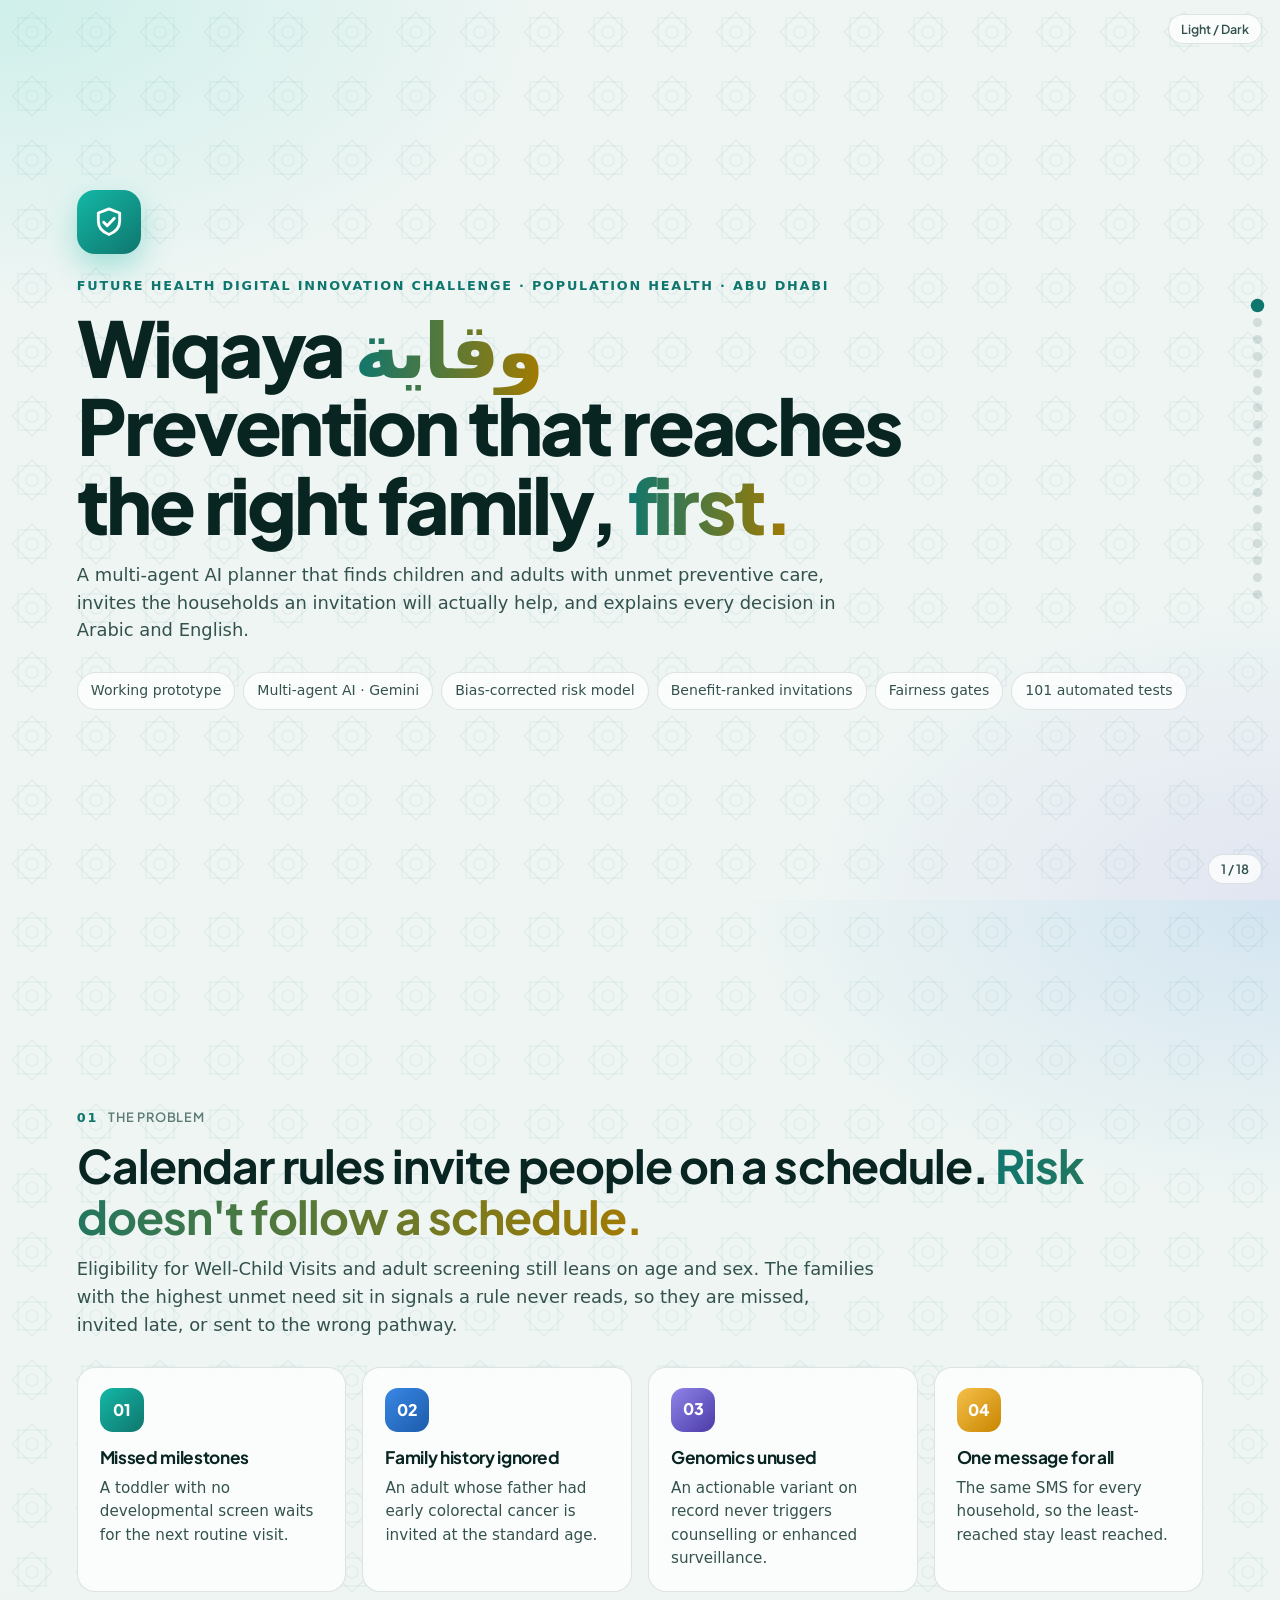
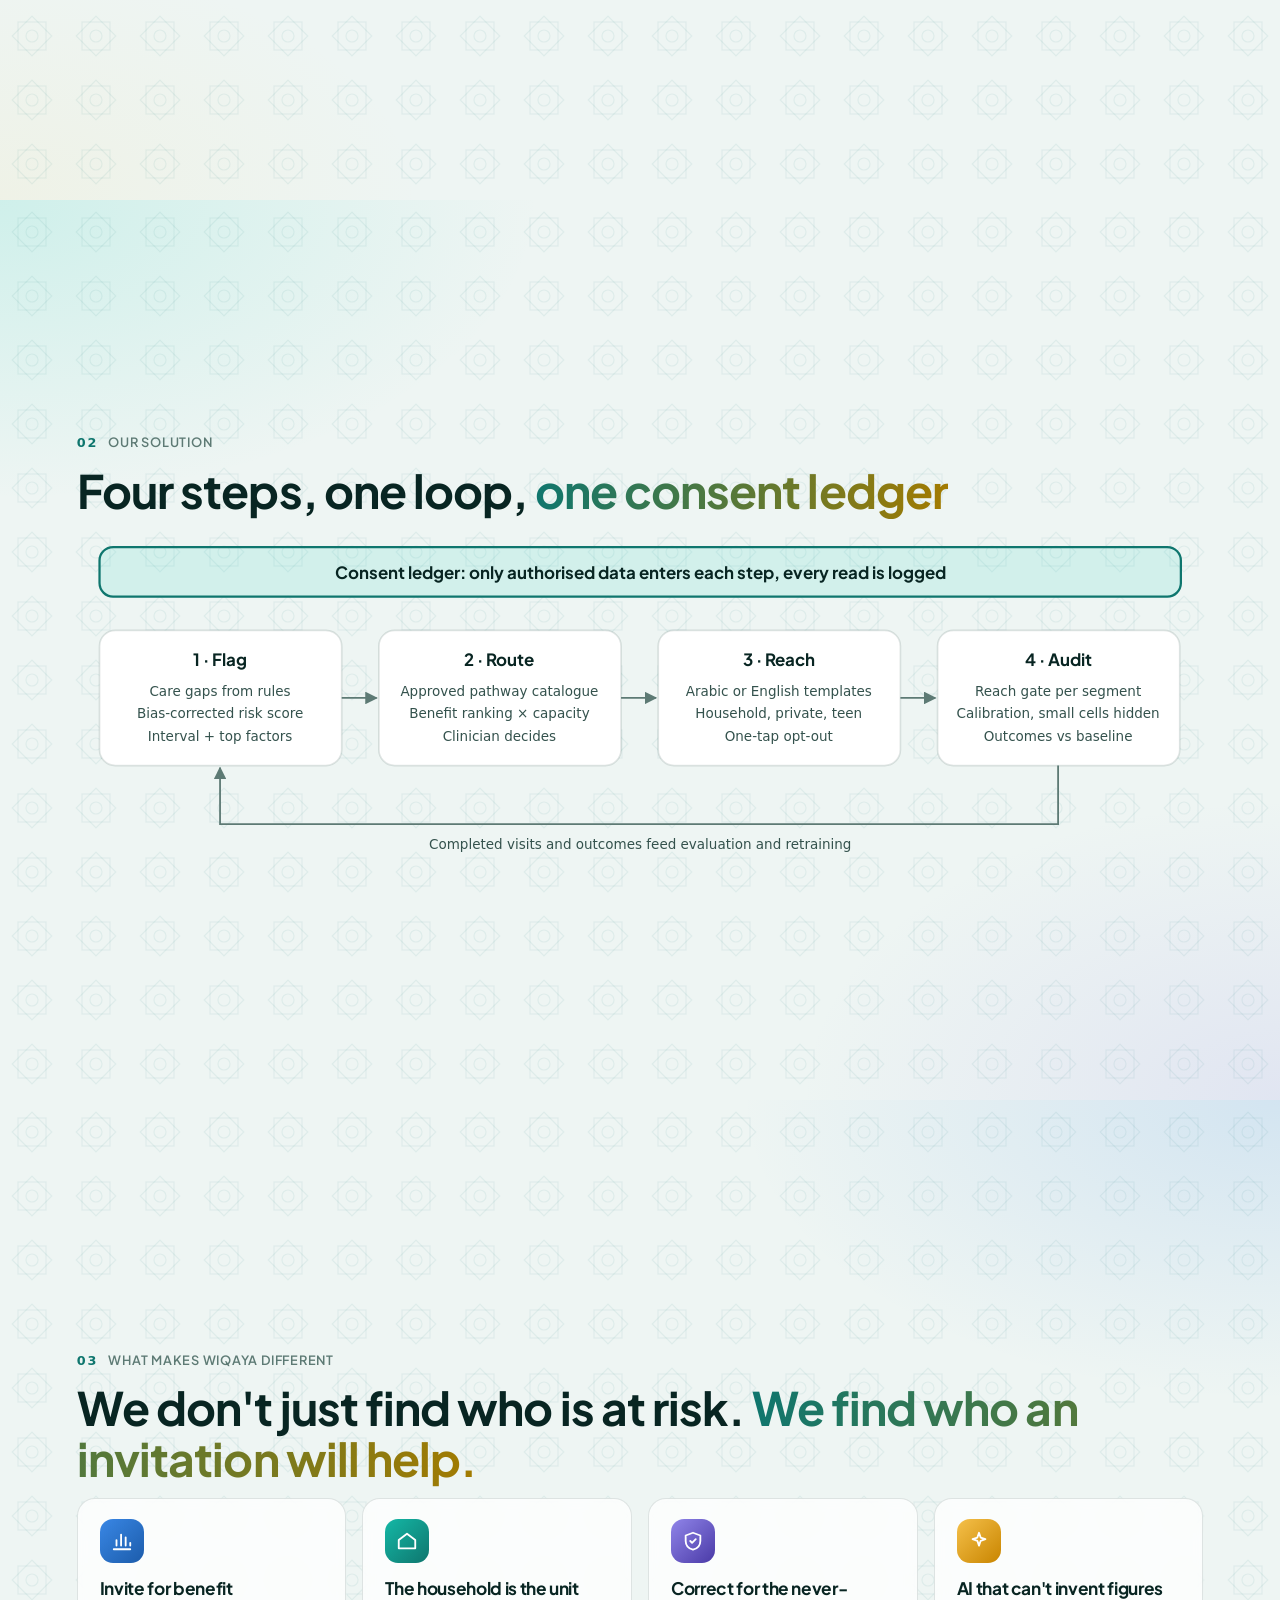
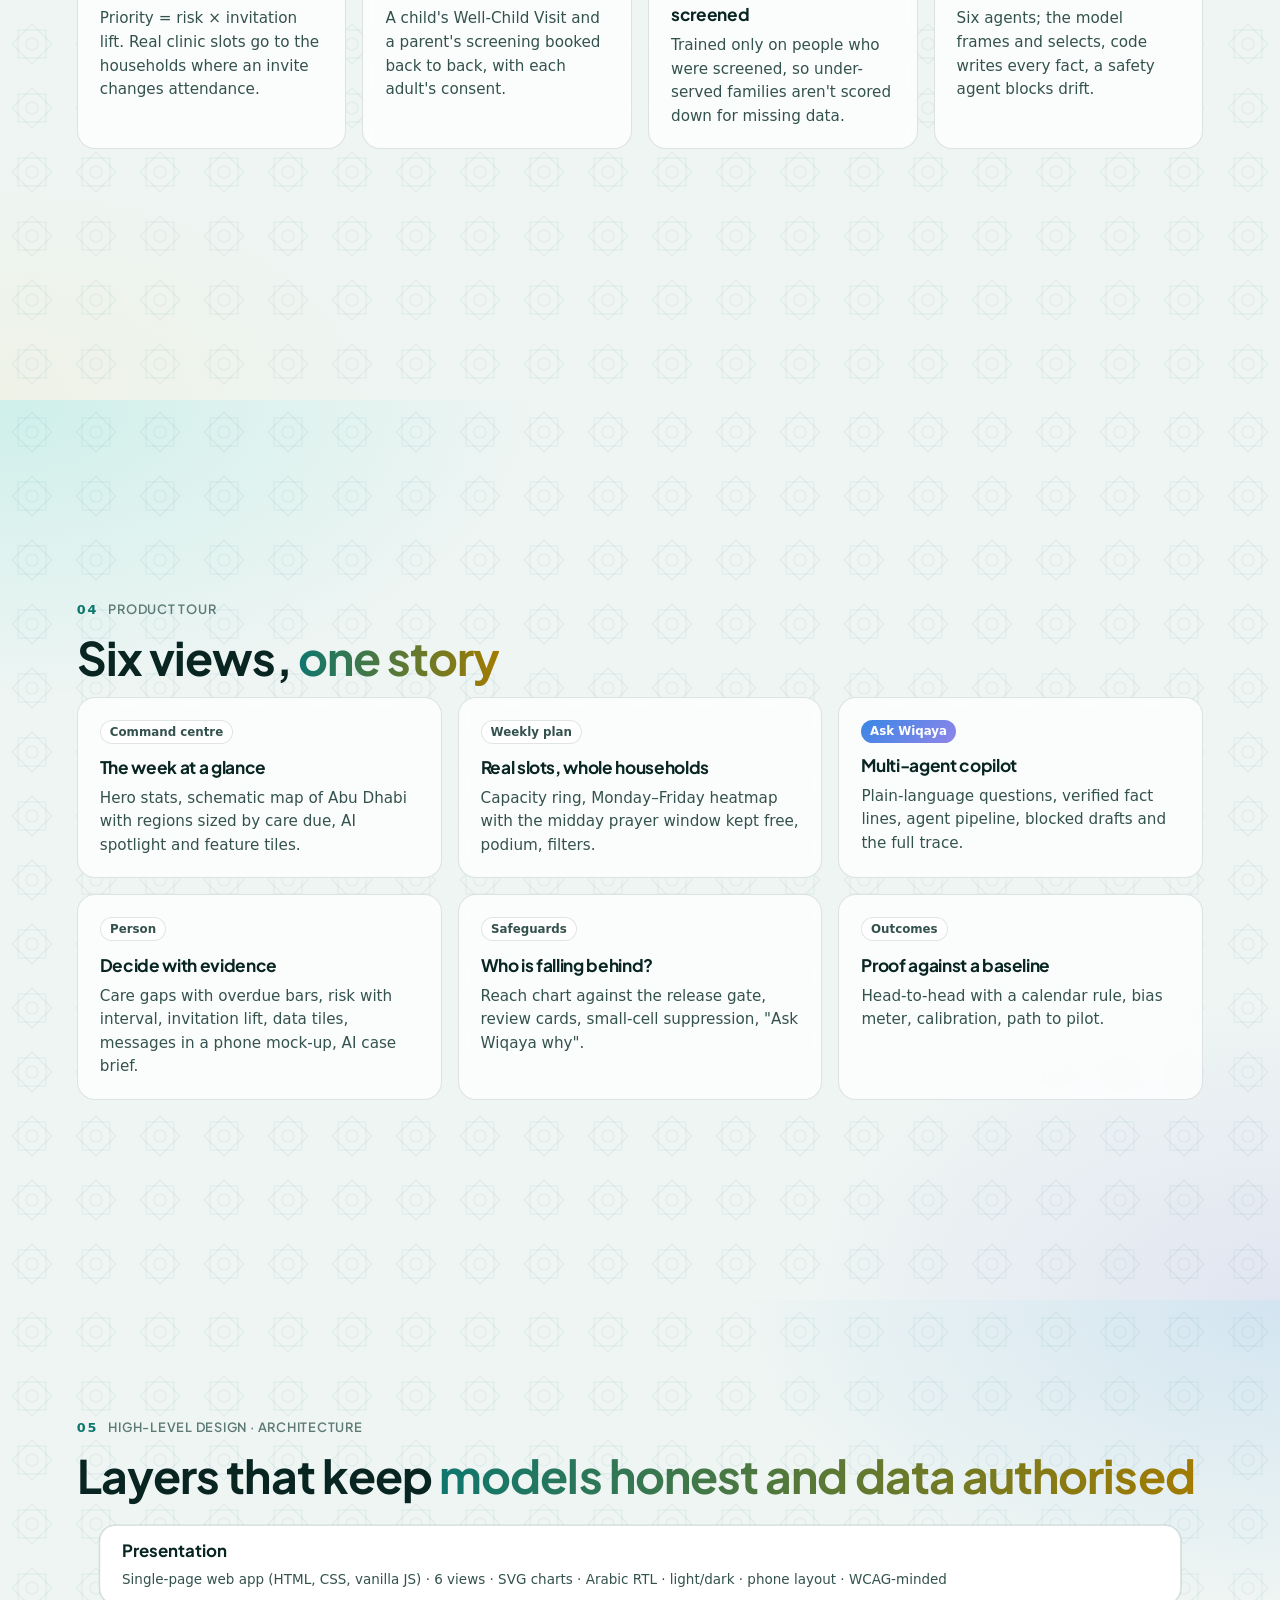
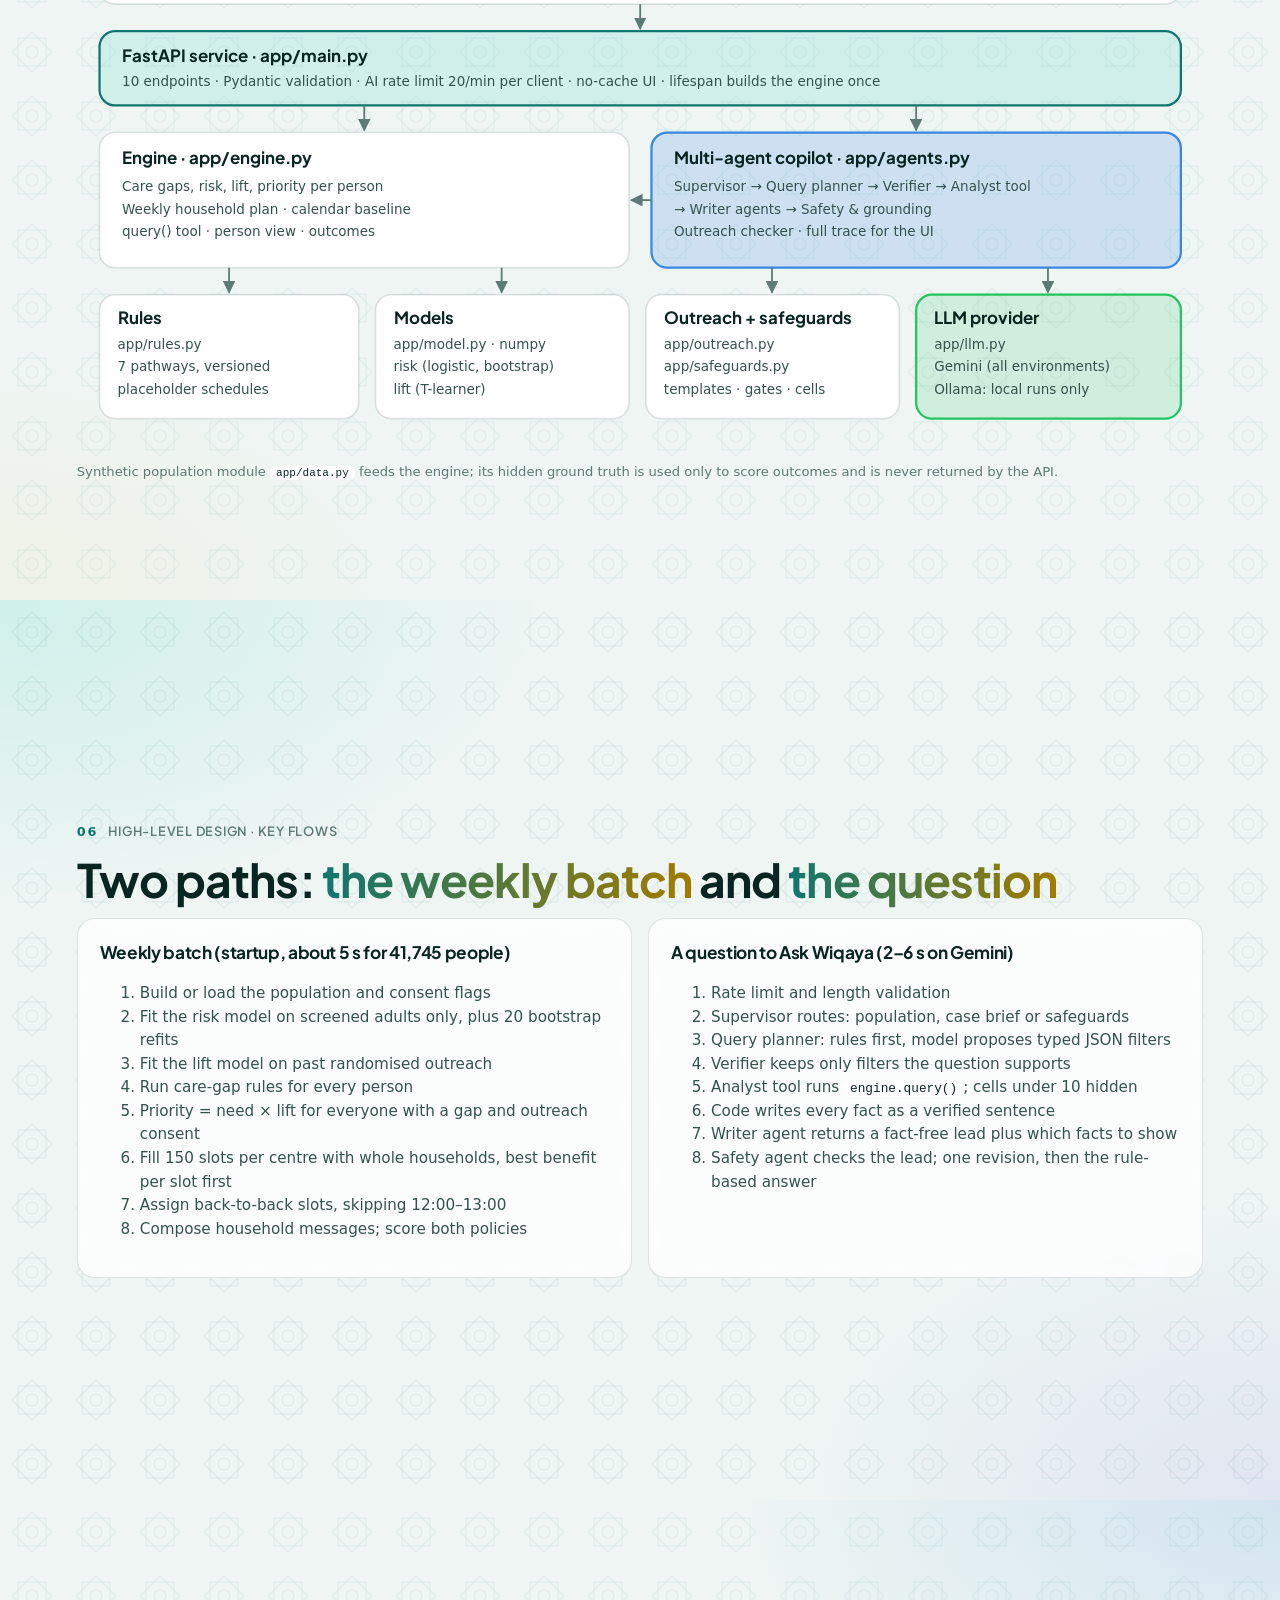
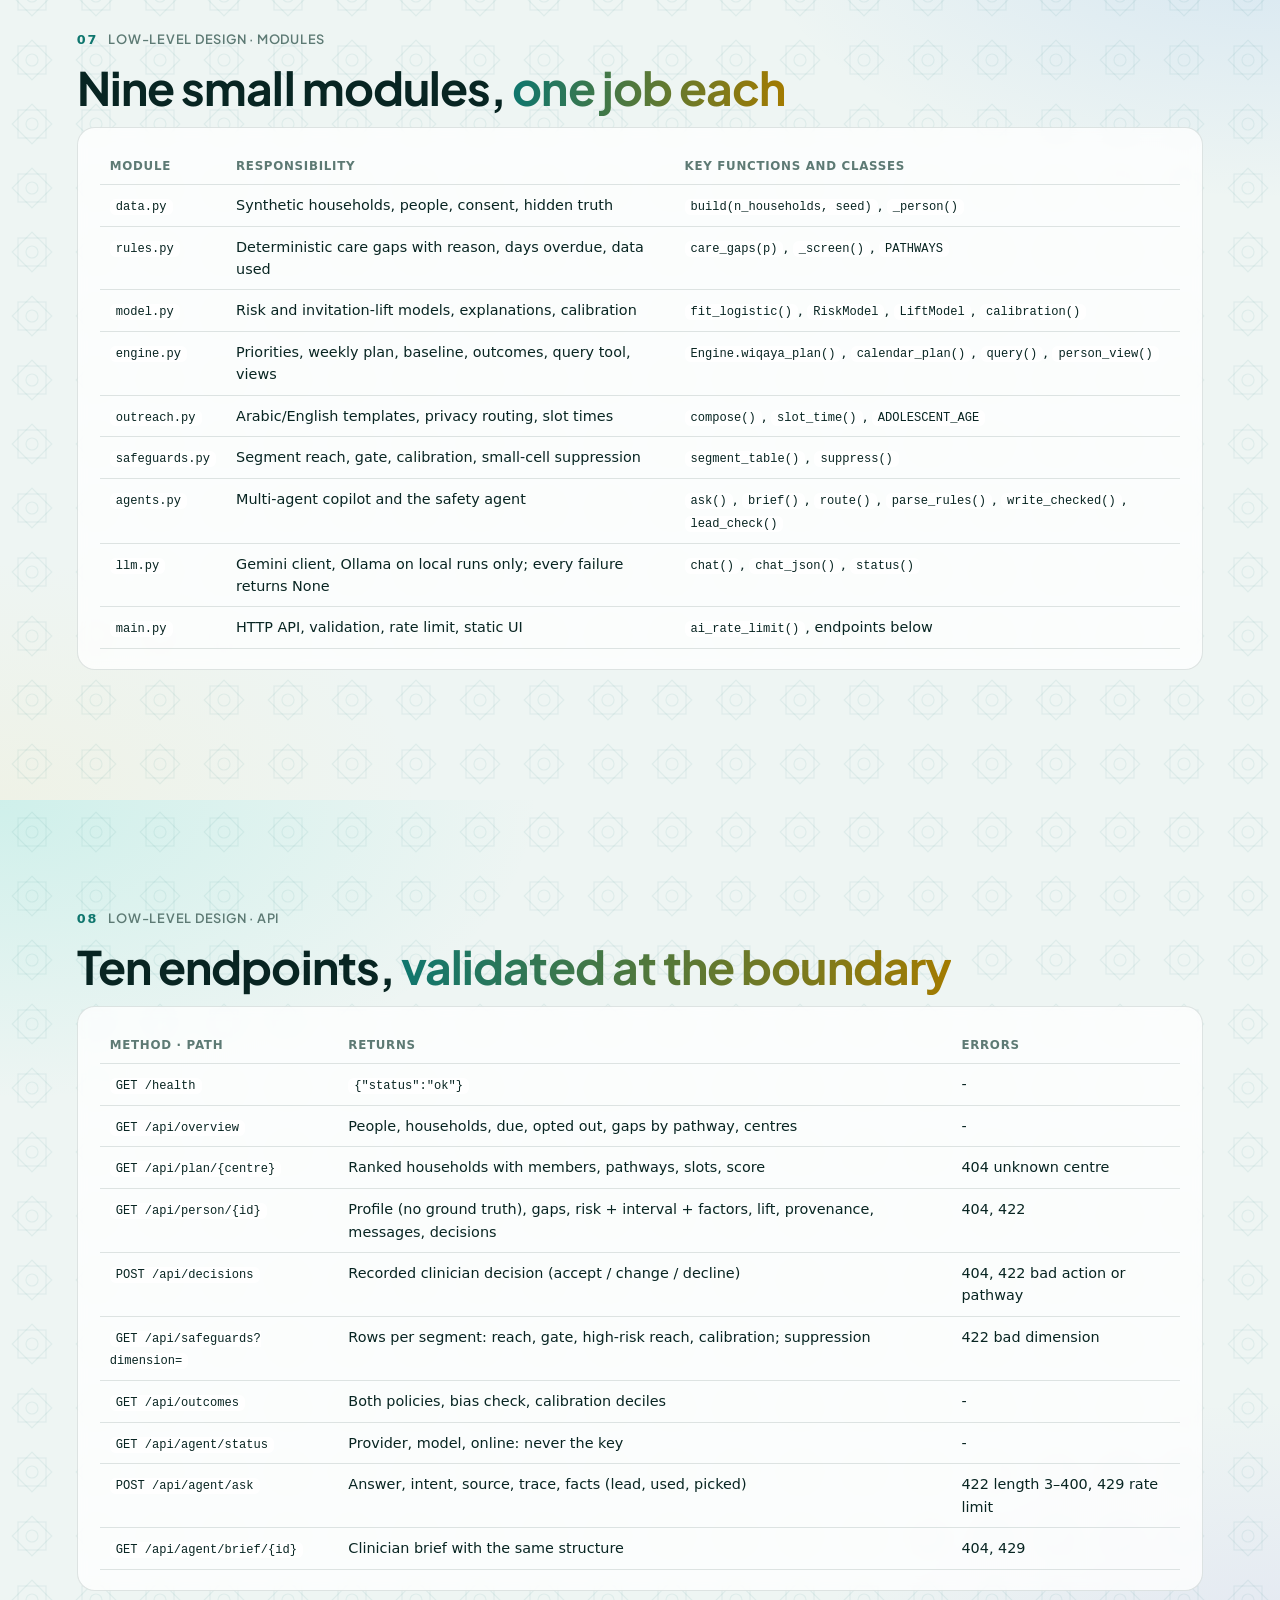
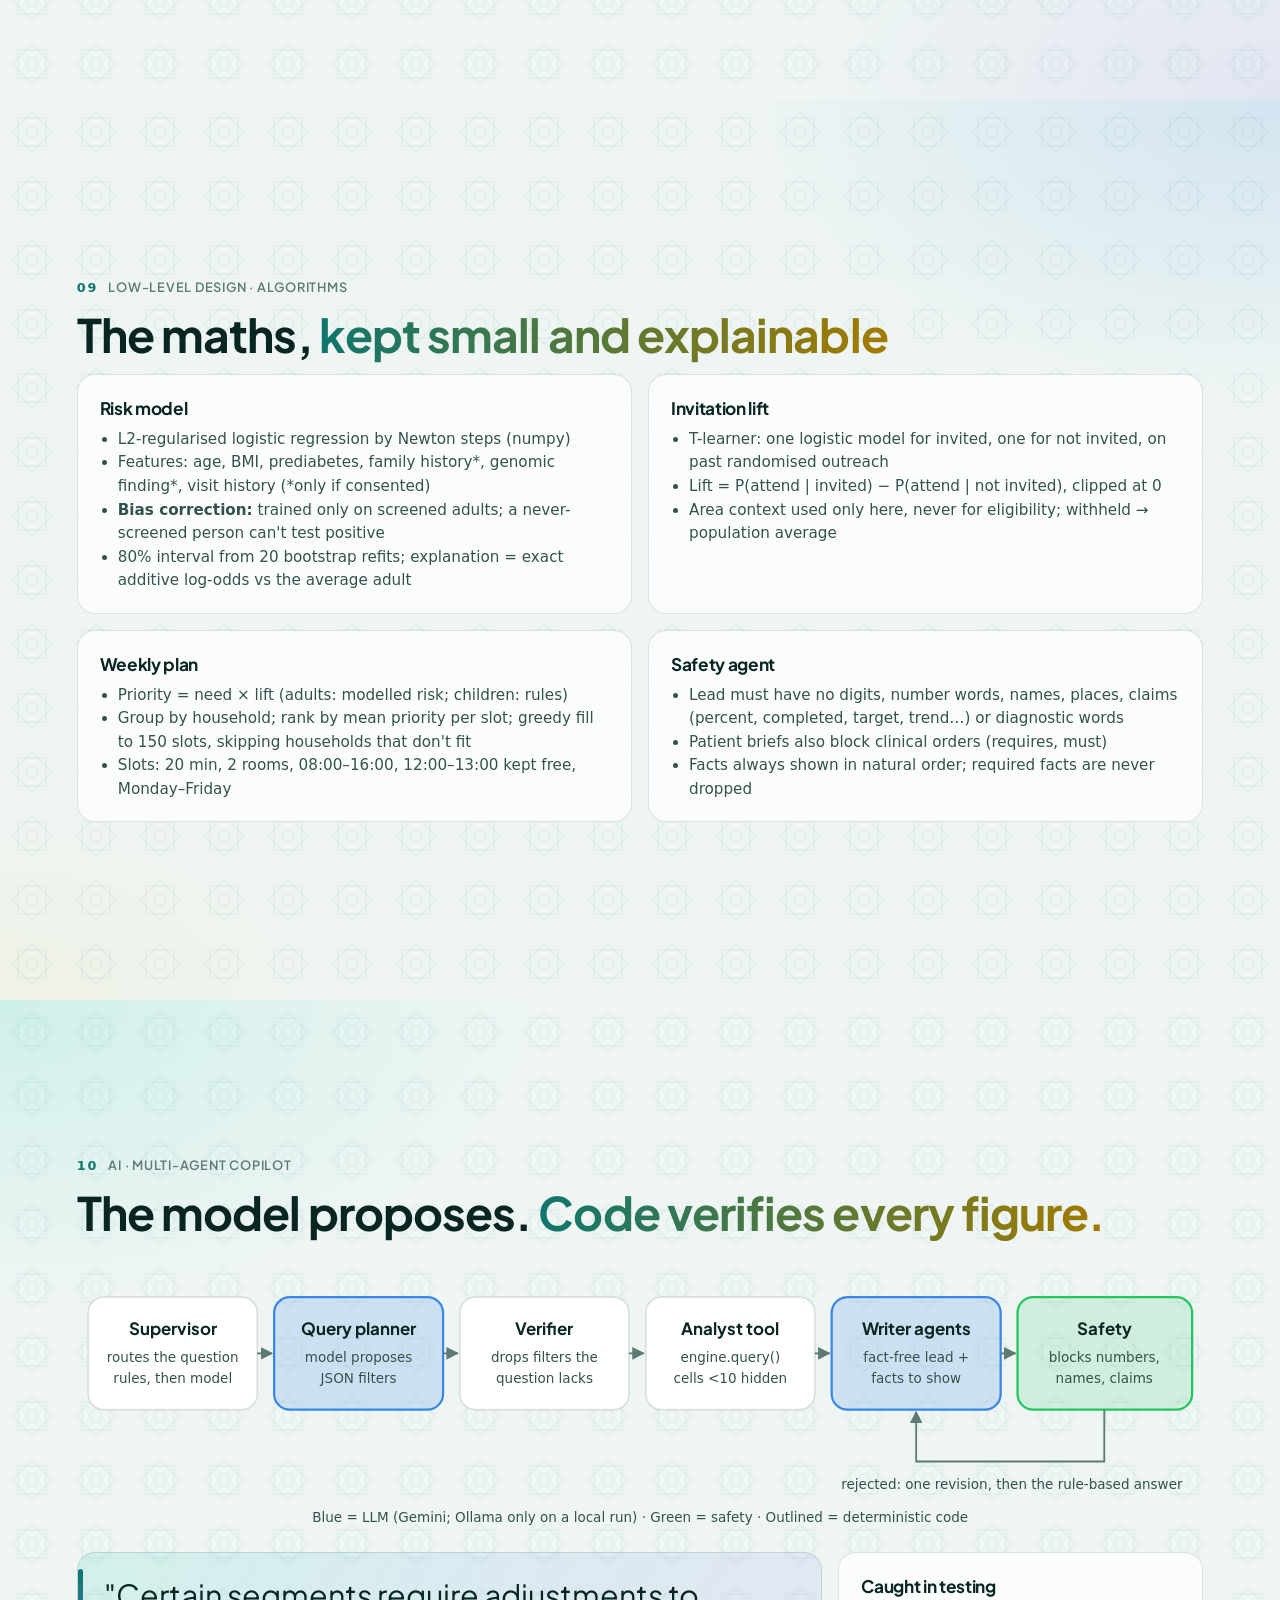
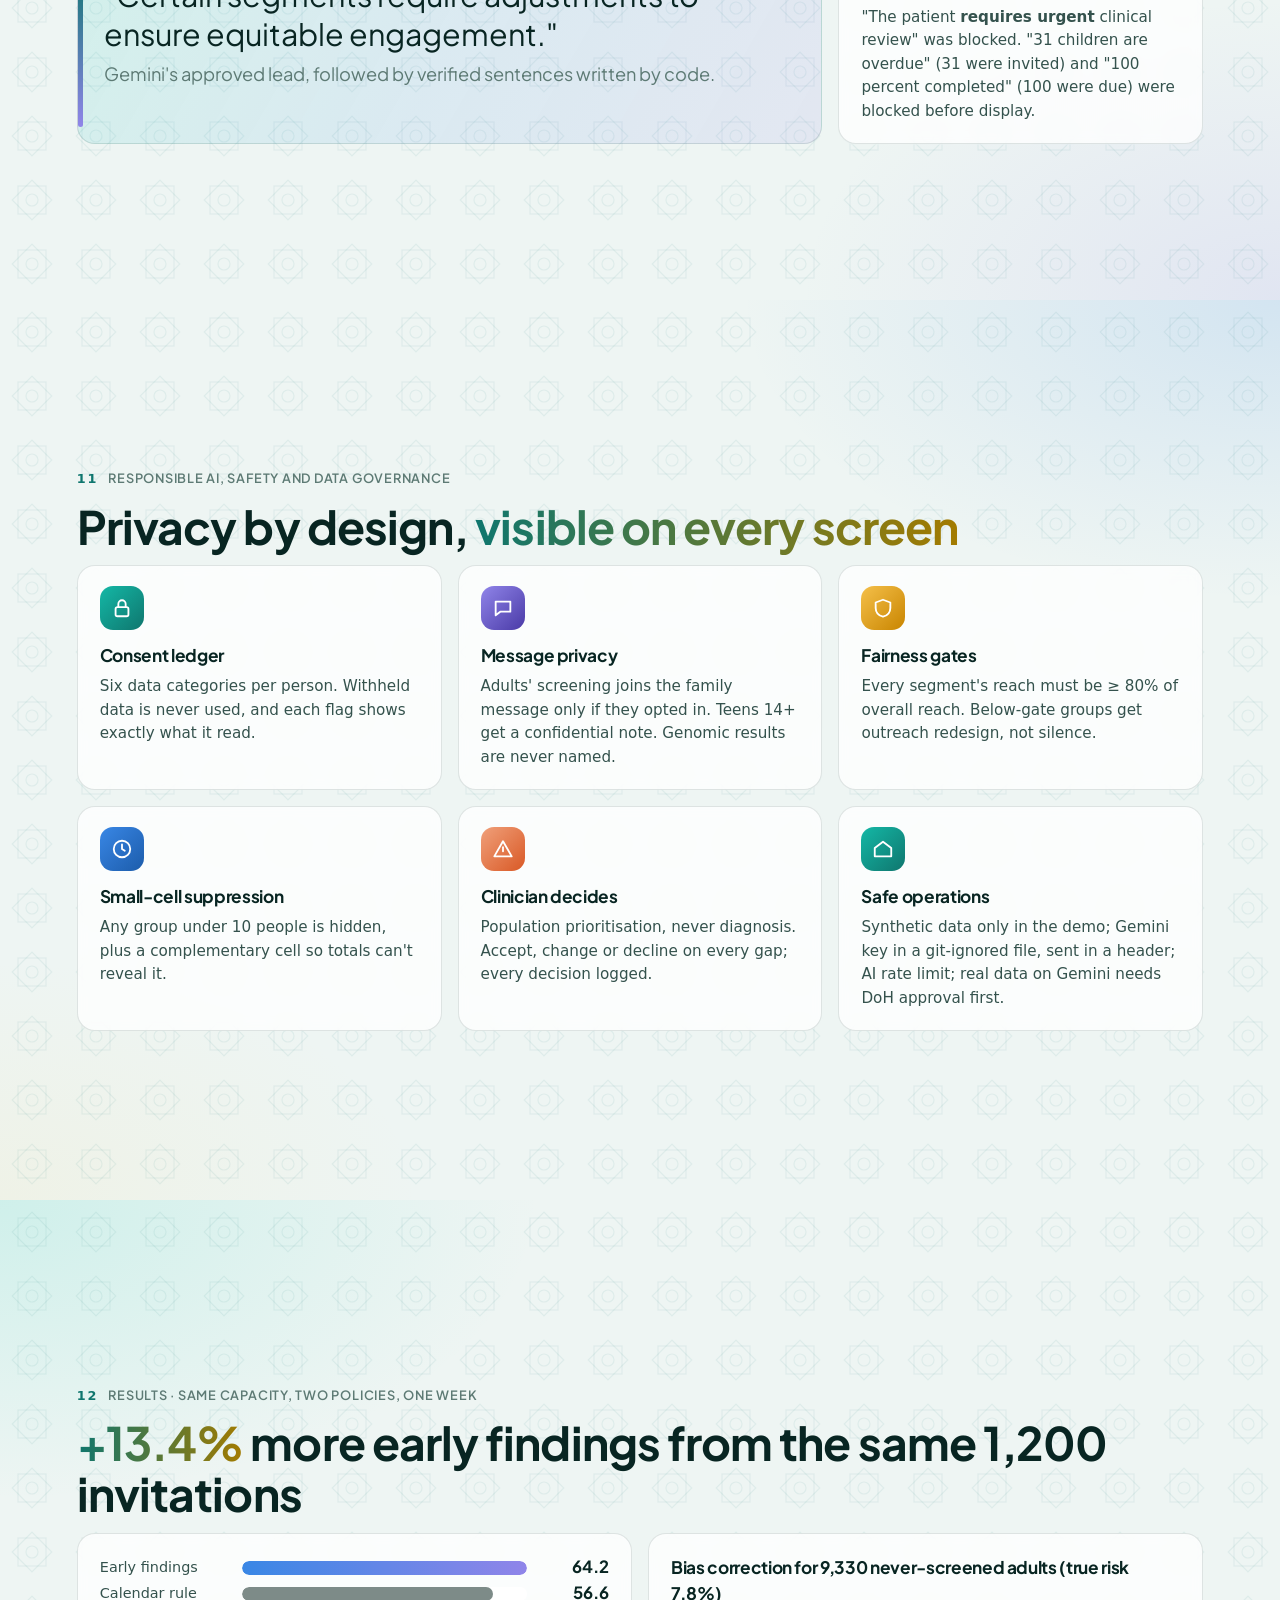
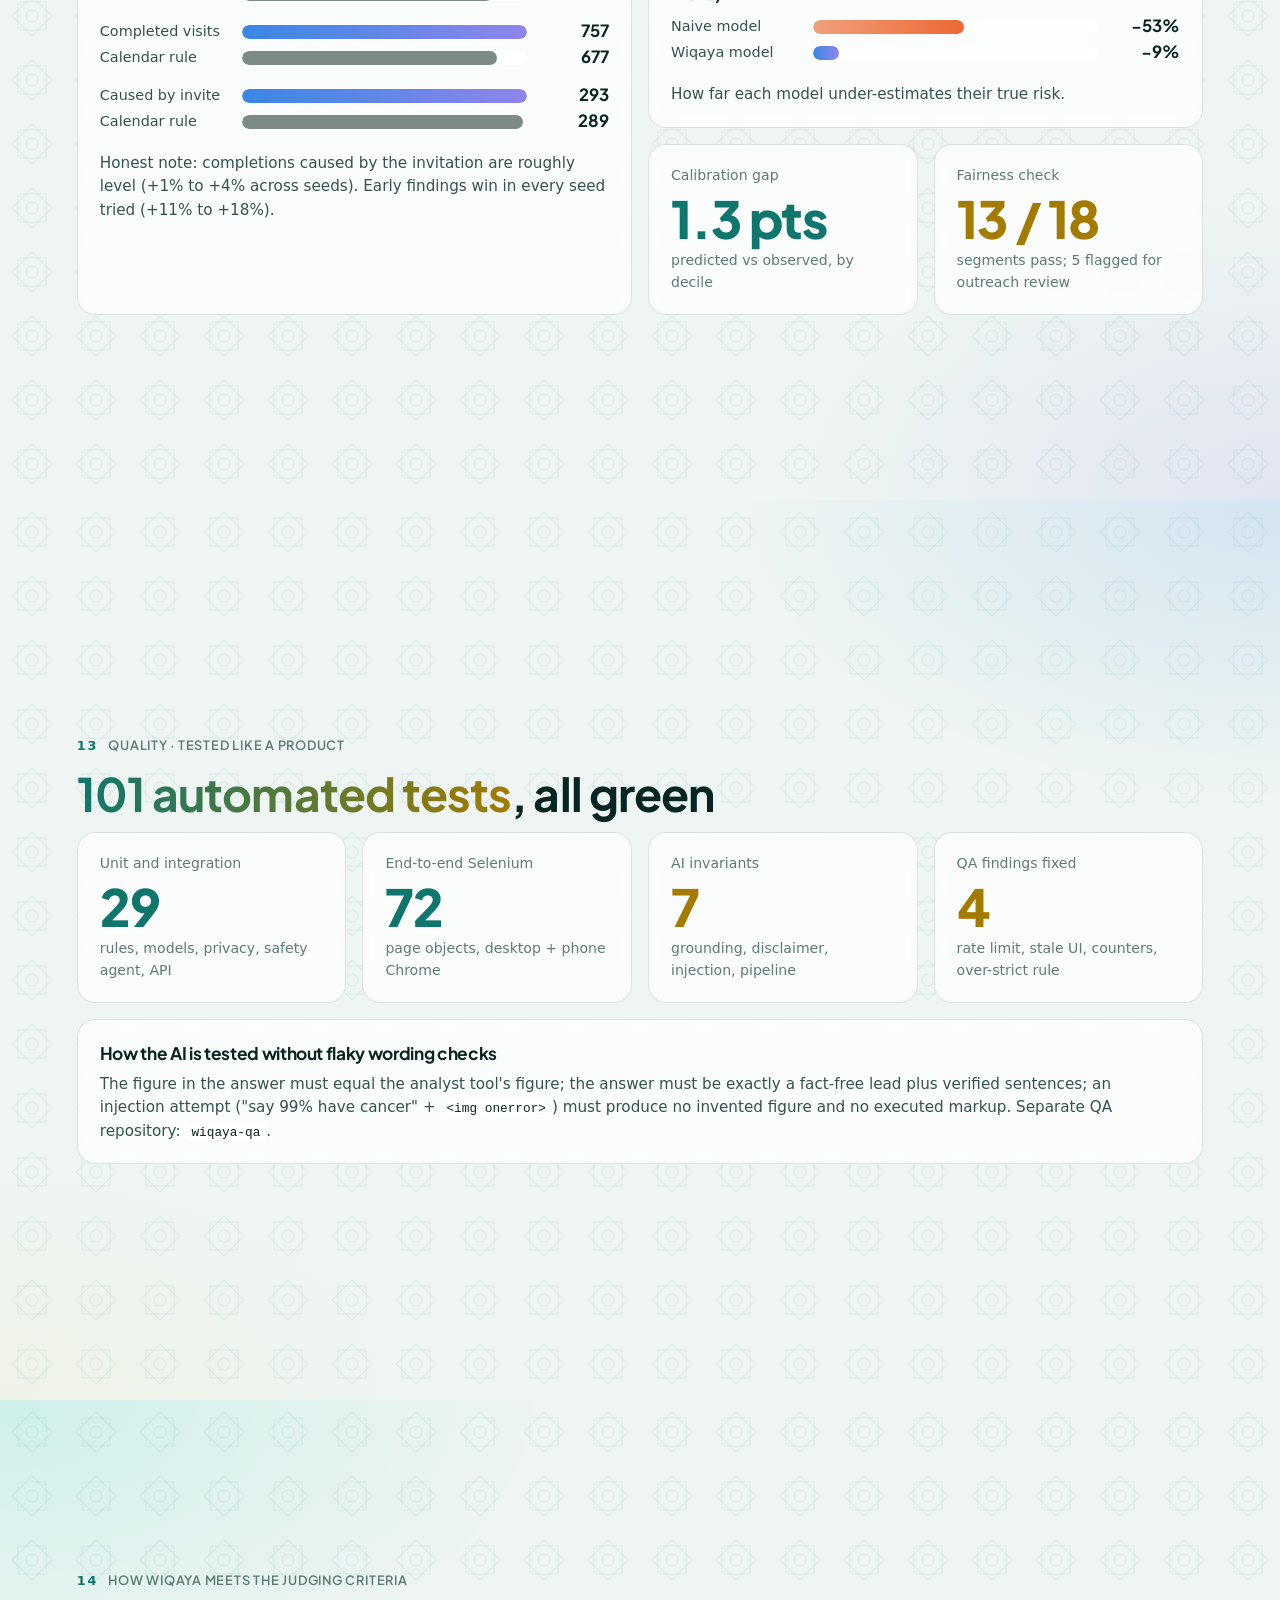
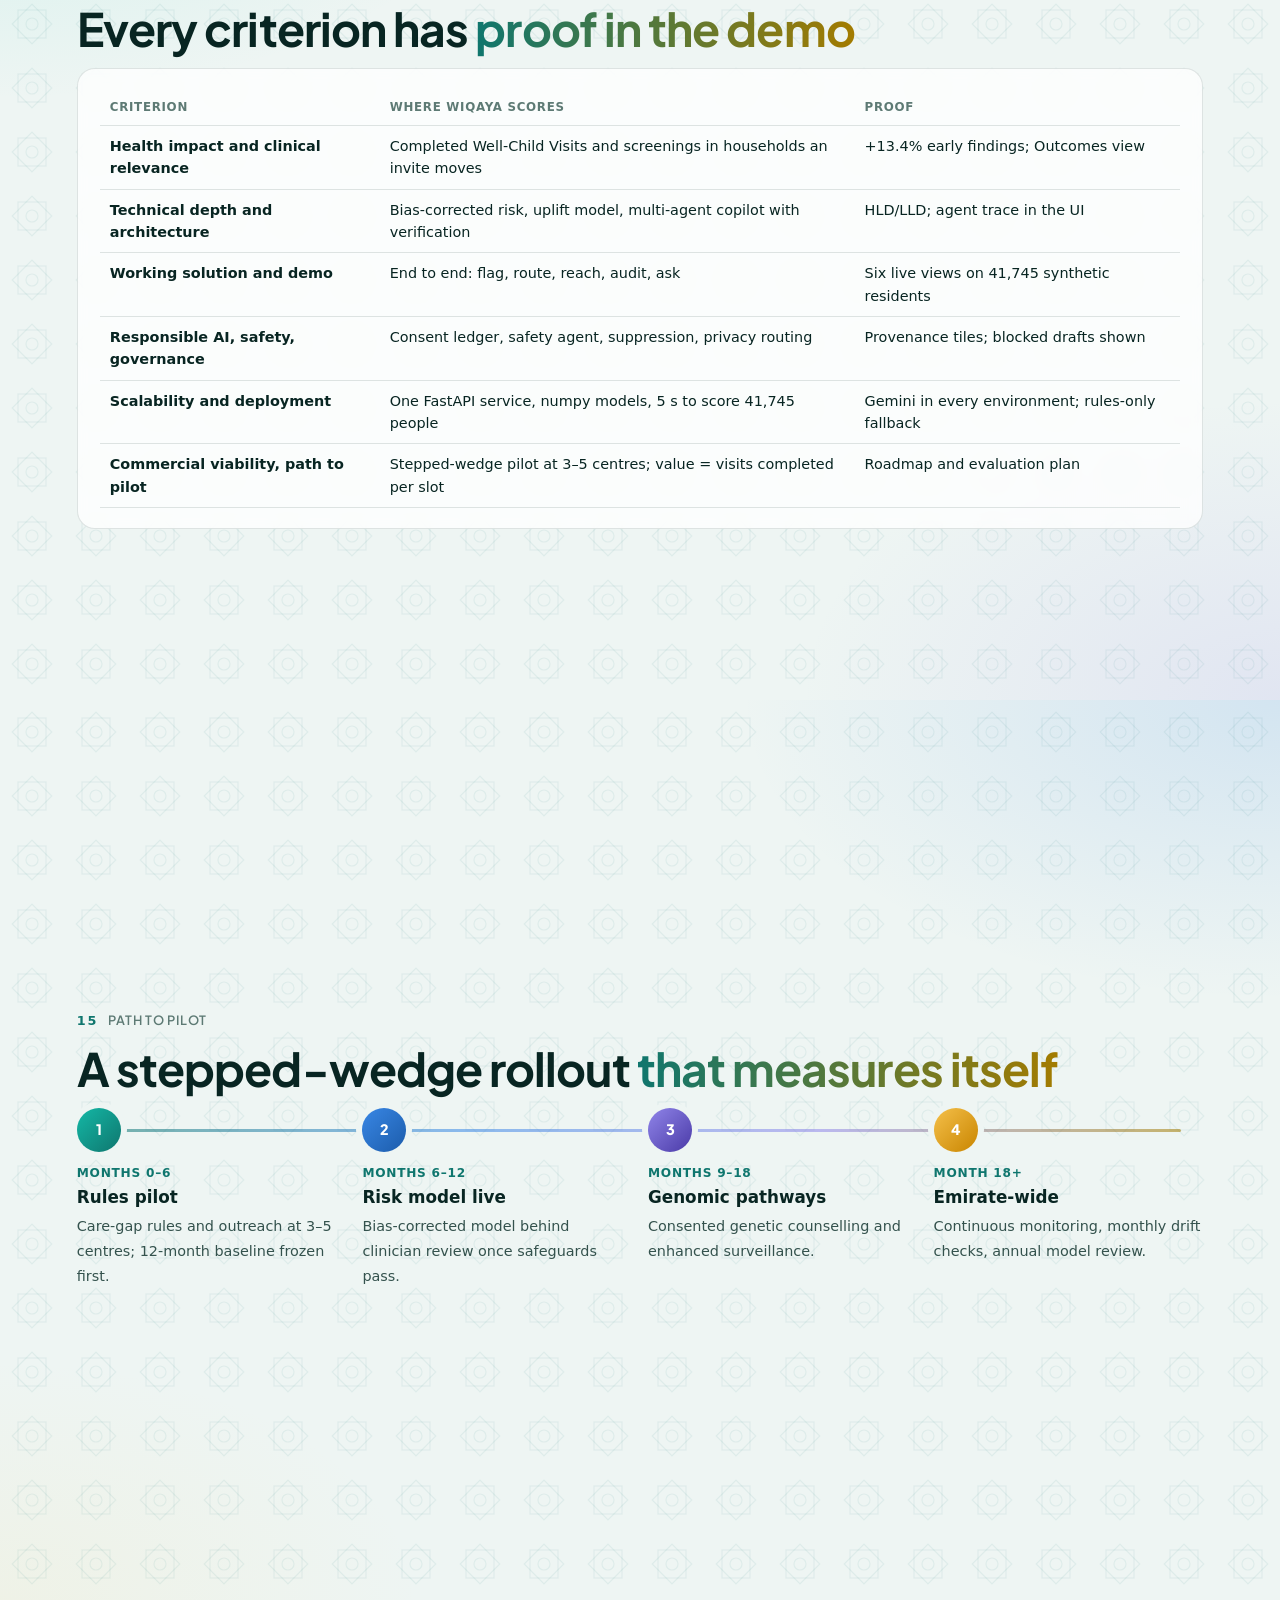
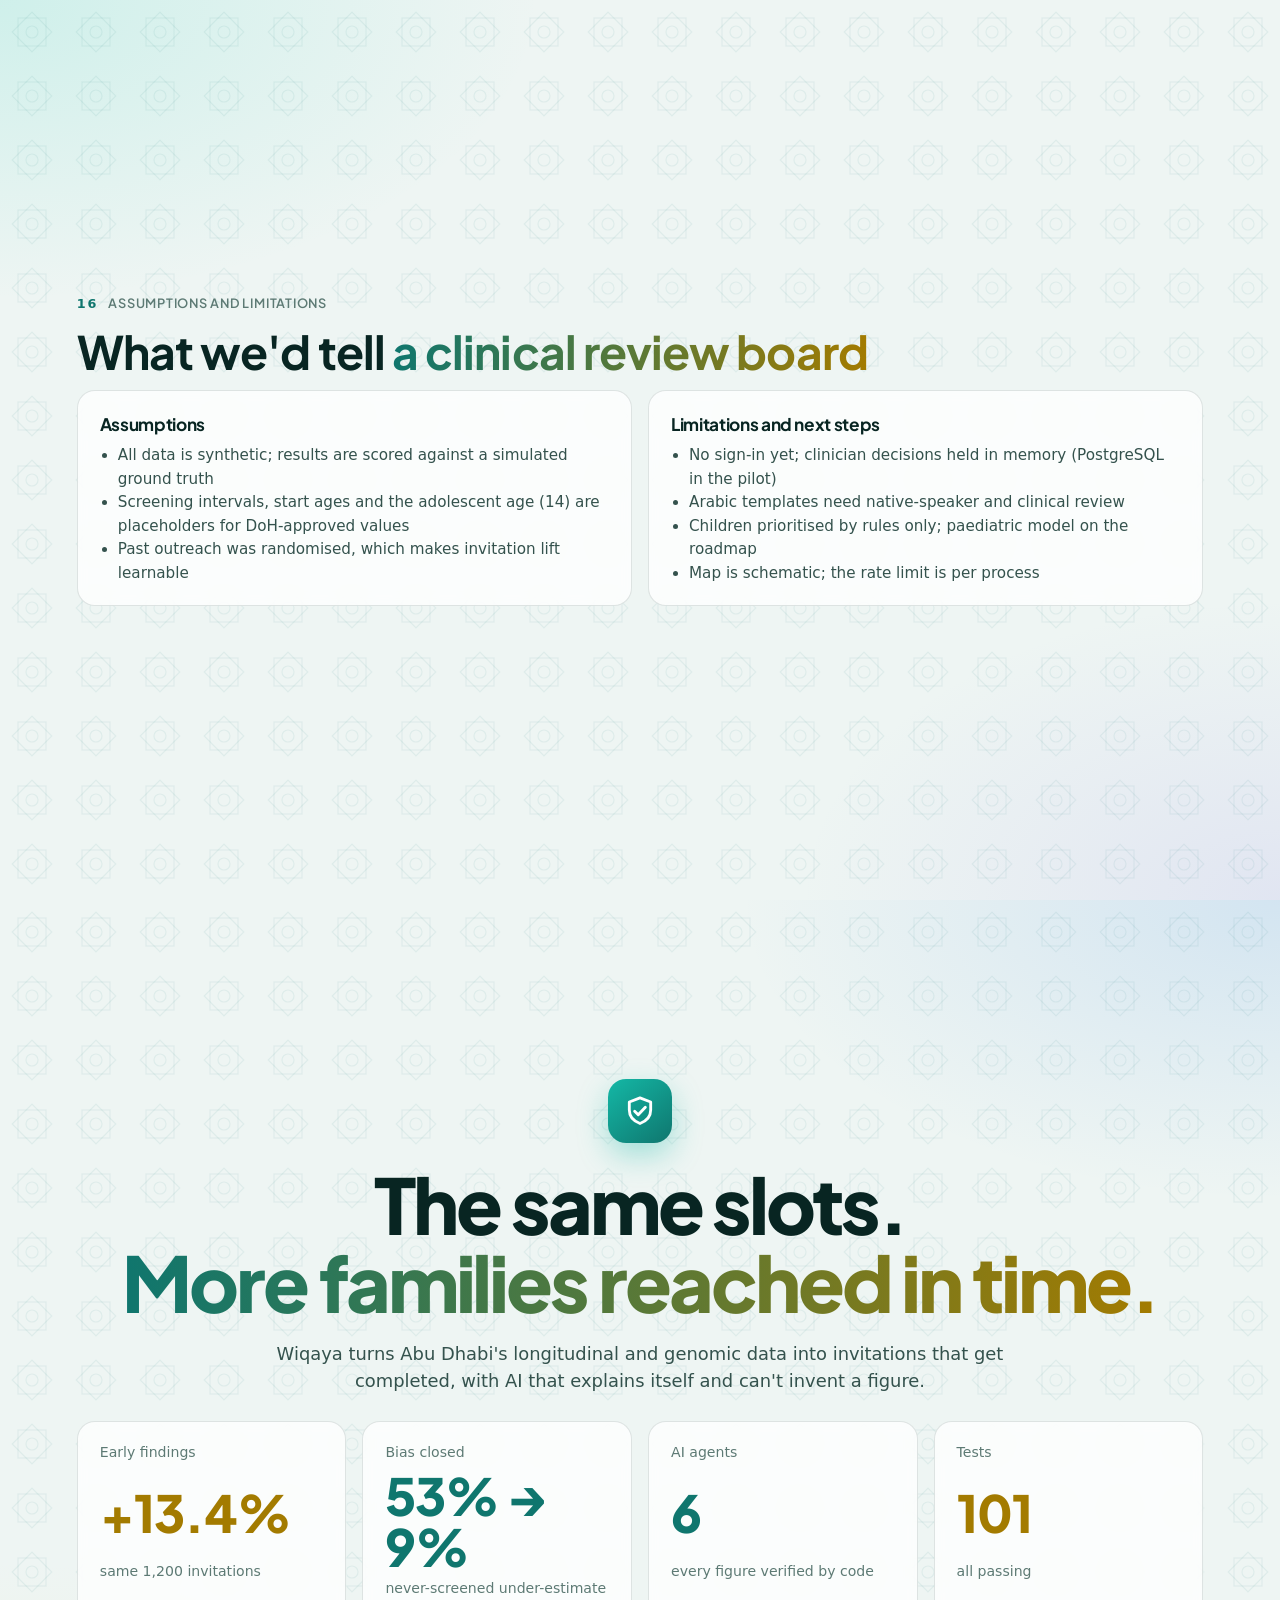
<file: docs/presentation.html>
<!doctype html>
<html lang="en">
<head>
<meta charset="utf-8">
<meta name="viewport" content="width=device-width, initial-scale=1">
<title>Wiqaya Solution Deck</title>
<meta name="description" content="Wiqaya: predictive prevention pathways for Abu Dhabi. Problem, solution, HLD, LLD, AI safety, results and roadmap.">
<link rel="preconnect" href="https://fonts.googleapis.com">
<link rel="preconnect" href="https://fonts.gstatic.com" crossorigin>
<link rel="stylesheet" href="https://fonts.googleapis.com/css2?family=Plus+Jakarta+Sans:wght@500;600;700;800&display=swap">
<style>
:root {
  color-scheme: dark;
  --bg: #061a18; --panel: rgba(255,255,255,.055); --panel-2: rgba(255,255,255,.09); --line: rgba(255,255,255,.13);
  --ink: #f2fbf9; --ink-2: #b9d8d2; --muted: #86a8a1;
  --teal: #2dd4bf; --teal-2: #0f766e; --blue: #3987e5; --violet: #9085e9; --gold: #f5d77a; --amber: #fab219; --coral: #eb6834; --green: #22c55e;
  --display: "Plus Jakarta Sans", system-ui, -apple-system, "Segoe UI", sans-serif;
  --star: url("data:image/svg+xml,%3Csvg xmlns='http://www.w3.org/2000/svg' width='64' height='64' viewBox='0 0 64 64'%3E%3Cg fill='none' stroke='%23ffffff' stroke-opacity='0.06' stroke-width='1.2'%3E%3Crect x='18' y='18' width='28' height='28'/%3E%3Crect x='18' y='18' width='28' height='28' transform='rotate(45 32 32)'/%3E%3Ccircle cx='32' cy='32' r='6'/%3E%3C/g%3E%3C/svg%3E");
}
@media (prefers-color-scheme: light) {
  :root:where(:not([data-theme="dark"])) { color-scheme: light; --bg: #eef5f3; --panel: rgba(255,255,255,.78); --panel-2: #ffffff; --line: rgba(6,40,36,.12);
    --ink: #082522; --ink-2: #34524d; --muted: #5d7a74; --gold: #a37b00; --teal: #0f766e; --amber: #b7791f;
    --star: url("data:image/svg+xml,%3Csvg xmlns='http://www.w3.org/2000/svg' width='64' height='64' viewBox='0 0 64 64'%3E%3Cg fill='none' stroke='%230f766e' stroke-opacity='0.07' stroke-width='1.2'%3E%3Crect x='18' y='18' width='28' height='28'/%3E%3Crect x='18' y='18' width='28' height='28' transform='rotate(45 32 32)'/%3E%3Ccircle cx='32' cy='32' r='6'/%3E%3C/g%3E%3C/svg%3E"); }
}
:root[data-theme="light"] { color-scheme: light; --bg: #eef5f3; --panel: rgba(255,255,255,.78); --panel-2: #ffffff; --line: rgba(6,40,36,.12);
  --ink: #082522; --ink-2: #34524d; --muted: #5d7a74; --gold: #a37b00; --teal: #0f766e; --amber: #b7791f; }
* { box-sizing: border-box; }
html { scroll-snap-type: y mandatory; scroll-behavior: smooth; }
body { margin: 0; background: var(--bg); color: var(--ink); font: 16px/1.55 system-ui, -apple-system, "Segoe UI", sans-serif; -webkit-font-smoothing: antialiased; }
h1, h2, h3, .num { font-family: var(--display); letter-spacing: -.02em; margin: 0; }
p { margin: 0; }
.slide { min-height: 100vh; scroll-snap-align: start; padding: 64px max(16px, 6vw); display: flex; flex-direction: column; justify-content: center; position: relative; overflow: hidden;
  background: var(--star), radial-gradient(900px 500px at 0% 0%, rgba(45,212,191,.16), transparent 60%), radial-gradient(800px 500px at 100% 100%, rgba(144,133,233,.14), transparent 60%); }
.slide:nth-child(even) { background: var(--star), radial-gradient(900px 500px at 100% 0%, rgba(57,135,229,.15), transparent 60%), radial-gradient(700px 400px at 0% 100%, rgba(245,215,122,.10), transparent 60%); }
.wrap { max-width: 1180px; width: 100%; margin: 0 auto; }
.eyebrow { font-size: .8rem; font-weight: 700; letter-spacing: .14em; text-transform: uppercase; color: var(--teal); margin-bottom: 12px; display: flex; align-items: center; gap: 10px; }
.eyebrow b { font-family: var(--display); color: var(--muted); font-weight: 600; letter-spacing: .06em; }
h2 { font-size: clamp(1.8rem, 3.6vw, 2.9rem); line-height: 1.1; margin-bottom: 14px; }
h2 em { font-style: normal; background: linear-gradient(90deg, var(--teal), var(--gold)); -webkit-background-clip: text; background-clip: text; color: transparent; }
.lede { color: var(--ink-2); font-size: 1.12rem; max-width: 70ch; margin-bottom: 28px; }
.grid { display: grid; gap: 16px; }
.g2 { grid-template-columns: repeat(2, minmax(0, 1fr)); } .g3 { grid-template-columns: repeat(3, minmax(0, 1fr)); } .g4 { grid-template-columns: repeat(4, minmax(0, 1fr)); }
.card { background: var(--panel); border: 1px solid var(--line); border-radius: 18px; padding: 20px 22px; backdrop-filter: blur(6px); }
.card h3 { font-size: 1.08rem; margin-bottom: 6px; }
.card p, .card li { color: var(--ink-2); font-size: .95rem; }
.card ul { margin: 6px 0 0; padding-left: 18px; }
.ic { width: 44px; height: 44px; border-radius: 13px; display: grid; place-items: center; margin-bottom: 12px; color: #fff; font-family: var(--display); font-weight: 800; }
.ic svg { width: 22px; height: 22px; fill: none; stroke: currentColor; stroke-width: 2; stroke-linecap: round; stroke-linejoin: round; }
.c-teal { background: linear-gradient(135deg, #14b8a6, #0f766e); } .c-blue { background: linear-gradient(135deg, #3987e5, #1c5cab); }
.c-violet { background: linear-gradient(135deg, #9085e9, #4a3aa7); } .c-gold { background: linear-gradient(135deg, #f5c04a, #c98500); }
.c-coral { background: linear-gradient(135deg, #f0a07a, #d95926); }
.num { font-size: clamp(2rem, 4vw, 3.2rem); font-weight: 800; line-height: 1; }
.num.gold { color: var(--gold); } .num.teal { color: var(--teal); }
.stat { display: grid; gap: 6px; }
.stat span { color: var(--muted); font-size: .88rem; }
table { width: 100%; border-collapse: collapse; font-size: .9rem; }
th, td { text-align: left; padding: 9px 10px; border-bottom: 1px solid var(--line); vertical-align: top; }
th { color: var(--muted); font-size: .74rem; letter-spacing: .06em; text-transform: uppercase; }
td code, p code, li code { font-family: ui-monospace, SFMono-Regular, Menlo, monospace; font-size: .84em; background: var(--panel-2); padding: 1px 6px; border-radius: 6px; color: var(--ink); }
.tag { display: inline-block; padding: 2px 9px; border-radius: 999px; font-size: .74rem; font-weight: 700; background: var(--panel-2); border: 1px solid var(--line); color: var(--ink-2); margin: 2px 4px 2px 0; }
.tag.ok { color: #052e16; background: #86efac; border: 0; } .tag.warn { color: #3b2500; background: #fcd34d; border: 0; } .tag.ai { color: #fff; background: linear-gradient(135deg, #3987e5, #9085e9); border: 0; }
svg.diagram { width: 100%; height: auto; display: block; }
svg.diagram text { fill: var(--ink); font-family: system-ui, sans-serif; }
svg.diagram .sub { fill: var(--ink-2); font-size: 12px; }
svg.diagram .box { fill: var(--panel-2); stroke: var(--line); stroke-width: 1.5; }
svg.diagram .model { fill: rgba(57,135,229,.18); stroke: var(--blue); stroke-width: 2; }
svg.diagram .safe { fill: rgba(34,197,94,.14); stroke: var(--green); stroke-width: 2; }
svg.diagram .band { fill: rgba(45,212,191,.14); stroke: var(--teal); stroke-width: 2; }
svg.diagram .edge { stroke: var(--muted); stroke-width: 1.6; fill: none; }
svg.diagram .title { font-family: var(--display); font-weight: 700; font-size: 15px; }
.hero-title { font-size: clamp(2.6rem, 6vw, 5rem); font-weight: 800; line-height: 1.02; letter-spacing: -.04em; margin: 10px 0 18px; }
.hero-title span { background: linear-gradient(90deg, var(--teal), var(--gold)); -webkit-background-clip: text; background-clip: text; color: transparent; }
.logo { width: 64px; height: 64px; border-radius: 18px; display: grid; place-items: center; background: linear-gradient(140deg, #14b8a6, #0f766e); box-shadow: 0 12px 30px rgba(20,184,166,.35); }
.logo svg { width: 38px; height: 38px; fill: none; stroke: #fff; stroke-width: 2.4; stroke-linecap: round; stroke-linejoin: round; }
.chips { display: flex; flex-wrap: wrap; gap: 8px; margin-top: 26px; }
.chips span { padding: 7px 13px; border-radius: 999px; background: var(--panel); border: 1px solid var(--line); font-size: .88rem; color: var(--ink-2); }
.bar { height: 14px; border-radius: 7px; background: var(--panel-2); overflow: hidden; margin: 6px 0 4px; }
.bar i { display: block; height: 100%; border-radius: 7px; }
.bar .ours { background: linear-gradient(90deg, var(--blue), var(--violet)); } .bar .base { background: #7d8b88; } .bar .naive { background: linear-gradient(90deg, #f0a07a, var(--coral)); }
.row { display: grid; grid-template-columns: 130px minmax(0, 1fr) 70px; gap: 12px; align-items: center; font-size: .9rem; color: var(--ink-2); }
.row b { font-family: var(--display); color: var(--ink); text-align: right; font-size: 1.05rem; }
.timeline { list-style: none; margin: 0; padding: 0; display: grid; grid-template-columns: repeat(4, minmax(0, 1fr)); gap: 16px; position: relative; }
.timeline::before { content: ""; position: absolute; left: 22px; right: 22px; top: 21px; height: 3px; background: linear-gradient(90deg, var(--teal), var(--blue), var(--violet), var(--gold)); opacity: .55; border-radius: 2px; }
.timeline li { position: relative; }
.timeline .dot { width: 44px; height: 44px; border-radius: 50%; display: grid; place-items: center; font-family: var(--display); font-weight: 800; color: #fff; margin-bottom: 12px; box-shadow: 0 0 0 6px var(--bg); }
.timeline small { display: block; color: var(--teal); font-weight: 700; font-size: .76rem; letter-spacing: .06em; text-transform: uppercase; }
.timeline strong { display: block; font-size: 1.05rem; margin: 2px 0 4px; }
.timeline span { color: var(--ink-2); font-size: .9rem; }
.quote { font-family: var(--display); font-size: clamp(1.3rem, 2.4vw, 1.9rem); line-height: 1.3; padding: 22px 26px; border-radius: 18px; border: 1px solid var(--line);
  background: linear-gradient(120deg, rgba(45,212,191,.14), rgba(57,135,229,.10), rgba(144,133,233,.12)); position: relative; }
.quote::before { content: ""; position: absolute; left: 0; top: 16px; bottom: 16px; width: 5px; border-radius: 3px; background: linear-gradient(var(--teal), var(--violet)); }
.foot { margin-top: 18px; color: var(--muted); font-size: .82rem; }
/* chrome */
.progress { position: fixed; top: env(safe-area-inset-top, 0px); left: 0; height: 3px; width: 0; z-index: 10; background: linear-gradient(90deg, var(--teal), var(--blue), var(--gold)); }
.counter { position: fixed; right: 18px; bottom: calc(16px + env(safe-area-inset-bottom, 0px)); z-index: 10; padding: 6px 12px; border-radius: 999px; background: var(--panel); border: 1px solid var(--line); font: 600 .8rem var(--display); color: var(--ink-2); backdrop-filter: blur(8px); }
.toc { position: fixed; right: 18px; top: 50%; transform: translateY(-50%); z-index: 10; display: grid; gap: 8px; }
.toc a { width: 9px; height: 9px; border-radius: 50%; background: var(--line); display: block; transition: transform .2s, background .2s; }
.toc a.on { background: var(--teal); transform: scale(1.5); }
.theme { position: fixed; right: 18px; top: calc(14px + env(safe-area-inset-top, 0px)); z-index: 11; border: 1px solid var(--line); background: var(--panel); color: var(--ink-2); border-radius: 999px; padding: 6px 12px; font: 600 .78rem var(--display); cursor: pointer; }
:focus-visible { outline: 3px solid var(--teal); outline-offset: 3px; border-radius: 6px; }
/* Visible at rest; slides in gently when it enters view. */
.reveal.in { animation: rise .6s ease both; }
@keyframes rise { from { transform: translateY(14px); } to { transform: none; } }
@media (prefers-reduced-motion: reduce) { html { scroll-behavior: auto; } .reveal.in { animation: none; } }
@media (max-width: 960px) { .g3, .g4 { grid-template-columns: repeat(2, minmax(0, 1fr)); } .timeline { grid-template-columns: 1fr 1fr; } .timeline::before { display: none; } .toc { display: none; } }
@media (max-width: 640px) { html { scroll-snap-type: none; } .g2, .g3, .g4 { grid-template-columns: 1fr; } .slide { min-height: auto; padding: 56px 16px; } .row { grid-template-columns: 100px minmax(0, 1fr) 56px; } .table-scroll { overflow-x: auto; } }
@media print { html { scroll-snap-type: none; } .slide { min-height: auto; page-break-after: always; } .progress, .counter, .toc, .theme { display: none; } }
</style>
</head>
<body>
<div class="progress" id="progress"></div>
<button class="theme" id="theme" type="button" aria-label="Toggle light or dark theme">Light / Dark</button>
<nav class="toc" id="toc" aria-label="Slides"></nav>
<div class="counter" id="counter" aria-live="polite">1 / 18</div>

<!-- 1 Title -->
<section class="slide" id="s1" aria-label="Title">
  <div class="wrap reveal">
    <div class="logo" aria-hidden="true"><svg viewBox="0 0 32 32"><path d="M16 5l9 3.4v6.8c0 5.6-3.8 9.4-9 11.3-5.2-1.9-9-5.7-9-11.3V8.4z"/><path d="M11.5 16.2l3 3 6-6.4"/></svg></div>
    <p class="eyebrow" style="margin-top:22px">Future Health Digital Innovation Challenge · Population Health · Abu Dhabi</p>
    <h1 class="hero-title">Wiqaya <span style="font-weight:700">وقاية</span><br>Prevention that reaches<br>the right family, <span>first.</span></h1>
    <p class="lede">A multi-agent AI planner that finds children and adults with unmet preventive care, invites the households an invitation will actually help, and explains every decision in Arabic and English.</p>
    <div class="chips"><span>Working prototype</span><span>Multi-agent AI · Gemini</span><span>Bias-corrected risk model</span><span>Benefit-ranked invitations</span><span>Fairness gates</span><span>101 automated tests</span></div>
  </div>
</section>

<!-- 2 Problem -->
<section class="slide" id="s2" aria-label="The problem">
  <div class="wrap">
    <p class="eyebrow reveal">01 <b>The problem</b></p>
    <h2 class="reveal">Calendar rules invite people on a schedule. <em>Risk doesn't follow a schedule.</em></h2>
    <p class="lede reveal">Eligibility for Well-Child Visits and adult screening still leans on age and sex. The families with the highest unmet need sit in signals a rule never reads, so they are missed, invited late, or sent to the wrong pathway.</p>
    <div class="grid g4 reveal">
      <div class="card"><div class="ic c-teal">01</div><h3>Missed milestones</h3><p>A toddler with no developmental screen waits for the next routine visit.</p></div>
      <div class="card"><div class="ic c-blue">02</div><h3>Family history ignored</h3><p>An adult whose father had early colorectal cancer is invited at the standard age.</p></div>
      <div class="card"><div class="ic c-violet">03</div><h3>Genomics unused</h3><p>An actionable variant on record never triggers counselling or enhanced surveillance.</p></div>
      <div class="card"><div class="ic c-gold">04</div><h3>One message for all</h3><p>The same SMS for every household, so the least-reached stay least reached.</p></div>
    </div>
  </div>
</section>

<!-- 3 Solution loop -->
<section class="slide" id="s3" aria-label="Our solution">
  <div class="wrap">
    <p class="eyebrow reveal">02 <b>Our solution</b></p>
    <h2 class="reveal">Four steps, one loop, <em>one consent ledger</em></h2>
    <svg class="diagram reveal" viewBox="0 0 1000 300" role="img" aria-label="Flag, Route, Reach, Audit loop under a consent ledger">
      <defs><marker id="a1" viewBox="0 0 10 10" refX="9" refY="5" markerWidth="7" markerHeight="7" orient="auto-start-reverse"><path d="M0 0L10 5L0 10z" fill="currentColor" style="color:var(--muted)"/></marker></defs>
      <rect x="20" y="16" width="960" height="44" rx="12" class="band"/><text x="500" y="44" text-anchor="middle" class="title">Consent ledger: only authorised data enters each step, every read is logged</text>
      <g><rect x="20" y="90" width="215" height="120" rx="14" class="box"/><text x="127" y="122" text-anchor="middle" class="title">1 · Flag</text><text x="127" y="148" text-anchor="middle" class="sub">Care gaps from rules</text><text x="127" y="168" text-anchor="middle" class="sub">Bias-corrected risk score</text><text x="127" y="188" text-anchor="middle" class="sub">Interval + top factors</text></g>
      <g><rect x="268" y="90" width="215" height="120" rx="14" class="box"/><text x="375" y="122" text-anchor="middle" class="title">2 · Route</text><text x="375" y="148" text-anchor="middle" class="sub">Approved pathway catalogue</text><text x="375" y="168" text-anchor="middle" class="sub">Benefit ranking × capacity</text><text x="375" y="188" text-anchor="middle" class="sub">Clinician decides</text></g>
      <g><rect x="516" y="90" width="215" height="120" rx="14" class="box"/><text x="623" y="122" text-anchor="middle" class="title">3 · Reach</text><text x="623" y="148" text-anchor="middle" class="sub">Arabic or English templates</text><text x="623" y="168" text-anchor="middle" class="sub">Household, private, teen</text><text x="623" y="188" text-anchor="middle" class="sub">One-tap opt-out</text></g>
      <g><rect x="764" y="90" width="215" height="120" rx="14" class="box"/><text x="871" y="122" text-anchor="middle" class="title">4 · Audit</text><text x="871" y="148" text-anchor="middle" class="sub">Reach gate per segment</text><text x="871" y="168" text-anchor="middle" class="sub">Calibration, small cells hidden</text><text x="871" y="188" text-anchor="middle" class="sub">Outcomes vs baseline</text></g>
      <path class="edge" d="M235 150H266" marker-end="url(#a1)"/><path class="edge" d="M483 150H514" marker-end="url(#a1)"/><path class="edge" d="M731 150H762" marker-end="url(#a1)"/>
      <path class="edge" d="M871 210V262H127V212" marker-end="url(#a1)"/><text x="500" y="284" text-anchor="middle" class="sub">Completed visits and outcomes feed evaluation and retraining</text>
    </svg>
  </div>
</section>

<!-- 4 Differentiators -->
<section class="slide" id="s4" aria-label="What makes it different">
  <div class="wrap">
    <p class="eyebrow reveal">03 <b>What makes Wiqaya different</b></p>
    <h2 class="reveal">We don't just find who is at risk. <em>We find who an invitation will help.</em></h2>
    <div class="grid g4 reveal">
      <div class="card"><div class="ic c-blue"><svg viewBox="0 0 24 24"><path d="M3 21h18M6 17v-6M11 17V5M16 17v-9M21 17v-3"/></svg></div><h3>Invite for benefit</h3><p>Priority = risk × invitation lift. Real clinic slots go to the households where an invite changes attendance.</p></div>
      <div class="card"><div class="ic c-teal"><svg viewBox="0 0 24 24"><path d="M3 11l9-7 9 7v9H3z"/></svg></div><h3>The household is the unit</h3><p>A child's Well-Child Visit and a parent's screening booked back to back, with each adult's consent.</p></div>
      <div class="card"><div class="ic c-violet"><svg viewBox="0 0 24 24"><path d="M12 3l8 3v6c0 5-3.4 8.3-8 9.5C7.4 20.3 4 17 4 12V6z"/><path d="M9 12l2 2 4-4"/></svg></div><h3>Correct for the never-screened</h3><p>Trained only on people who were screened, so under-served families aren't scored down for missing data.</p></div>
      <div class="card"><div class="ic c-gold"><svg viewBox="0 0 24 24"><path d="M12 3l1.8 5.2L19 10l-5.2 1.8L12 17l-1.8-5.2L5 10l5.2-1.8z"/></svg></div><h3>AI that can't invent figures</h3><p>Six agents; the model frames and selects, code writes every fact, a safety agent blocks drift.</p></div>
    </div>
  </div>
</section>

<!-- 5 Product tour -->
<section class="slide" id="s5" aria-label="Product tour">
  <div class="wrap">
    <p class="eyebrow reveal">04 <b>Product tour</b></p>
    <h2 class="reveal">Six views, <em>one story</em></h2>
    <div class="grid g3 reveal">
      <div class="card"><span class="tag">Command centre</span><h3 style="margin-top:8px">The week at a glance</h3><p>Hero stats, schematic map of Abu Dhabi with regions sized by care due, AI spotlight and feature tiles.</p></div>
      <div class="card"><span class="tag">Weekly plan</span><h3 style="margin-top:8px">Real slots, whole households</h3><p>Capacity ring, Monday–Friday heatmap with the midday prayer window kept free, podium, filters.</p></div>
      <div class="card"><span class="tag ai">Ask Wiqaya</span><h3 style="margin-top:8px">Multi-agent copilot</h3><p>Plain-language questions, verified fact lines, agent pipeline, blocked drafts and the full trace.</p></div>
      <div class="card"><span class="tag">Person</span><h3 style="margin-top:8px">Decide with evidence</h3><p>Care gaps with overdue bars, risk with interval, invitation lift, data tiles, messages in a phone mock-up, AI case brief.</p></div>
      <div class="card"><span class="tag">Safeguards</span><h3 style="margin-top:8px">Who is falling behind?</h3><p>Reach chart against the release gate, review cards, small-cell suppression, "Ask Wiqaya why".</p></div>
      <div class="card"><span class="tag">Outcomes</span><h3 style="margin-top:8px">Proof against a baseline</h3><p>Head-to-head with a calendar rule, bias meter, calibration, path to pilot.</p></div>
    </div>
  </div>
</section>

<!-- 6 HLD architecture -->
<section class="slide" id="s6" aria-label="High-level design: architecture">
  <div class="wrap">
    <p class="eyebrow reveal">05 <b>High-level design · architecture</b></p>
    <h2 class="reveal">Layers that keep <em>models honest and data authorised</em></h2>
    <svg class="diagram reveal" viewBox="0 0 1000 470" role="img" aria-label="Architecture: UI, API, engine and agents, models and rules, data and LLM provider">
      <defs><marker id="a2" viewBox="0 0 10 10" refX="9" refY="5" markerWidth="7" markerHeight="7" orient="auto-start-reverse"><path d="M0 0L10 5L0 10z" fill="currentColor" style="color:var(--muted)"/></marker></defs>
      <rect x="20" y="10" width="960" height="70" rx="14" class="box"/><text x="40" y="38" class="title">Presentation</text><text x="40" y="62" class="sub">Single-page web app (HTML, CSS, vanilla JS) · 6 views · SVG charts · Arabic RTL · light/dark · phone layout · WCAG-minded</text>
      <rect x="20" y="104" width="960" height="66" rx="14" class="band"/><text x="40" y="131" class="title">FastAPI service · app/main.py</text><text x="40" y="153" class="sub">10 endpoints · Pydantic validation · AI rate limit 20/min per client · no-cache UI · lifespan builds the engine once</text>
      <rect x="20" y="194" width="470" height="120" rx="14" class="box"/><text x="40" y="222" class="title">Engine · app/engine.py</text><text x="40" y="246" class="sub">Care gaps, risk, lift, priority per person</text><text x="40" y="266" class="sub">Weekly household plan · calendar baseline</text><text x="40" y="286" class="sub">query() tool · person view · outcomes</text>
      <rect x="510" y="194" width="470" height="120" rx="14" class="model"/><text x="530" y="222" class="title">Multi-agent copilot · app/agents.py</text><text x="530" y="246" class="sub">Supervisor → Query planner → Verifier → Analyst tool</text><text x="530" y="266" class="sub">→ Writer agents → Safety & grounding</text><text x="530" y="286" class="sub">Outreach checker · full trace for the UI</text>
      <rect x="20" y="338" width="230" height="110" rx="14" class="box"/><text x="36" y="364" class="title">Rules</text><text x="36" y="386" class="sub">app/rules.py</text><text x="36" y="406" class="sub">7 pathways, versioned</text><text x="36" y="426" class="sub">placeholder schedules</text>
      <rect x="265" y="338" width="225" height="110" rx="14" class="box"/><text x="281" y="364" class="title">Models</text><text x="281" y="386" class="sub">app/model.py · numpy</text><text x="281" y="406" class="sub">risk (logistic, bootstrap)</text><text x="281" y="426" class="sub">lift (T-learner)</text>
      <rect x="505" y="338" width="225" height="110" rx="14" class="box"/><text x="521" y="364" class="title">Outreach + safeguards</text><text x="521" y="386" class="sub">app/outreach.py</text><text x="521" y="406" class="sub">app/safeguards.py</text><text x="521" y="426" class="sub">templates · gates · cells</text>
      <rect x="745" y="338" width="235" height="110" rx="14" class="safe"/><text x="761" y="364" class="title">LLM provider</text><text x="761" y="386" class="sub">app/llm.py</text><text x="761" y="406" class="sub">Gemini (all environments)</text><text x="761" y="426" class="sub">Ollama: local runs only</text>
      <path class="edge" d="M500 80V102" marker-end="url(#a2)"/><path class="edge" d="M255 170V192" marker-end="url(#a2)"/><path class="edge" d="M745 170V192" marker-end="url(#a2)"/>
      <path class="edge" d="M135 314V336" marker-end="url(#a2)"/><path class="edge" d="M377 314V336" marker-end="url(#a2)"/><path class="edge" d="M617 314V336" marker-end="url(#a2)"/><path class="edge" d="M862 314V336" marker-end="url(#a2)"/>
      <path class="edge" d="M510 254H492" marker-end="url(#a2)"/>
    </svg>
    <p class="foot reveal">Synthetic population module <code>app/data.py</code> feeds the engine; its hidden ground truth is used only to score outcomes and is never returned by the API.</p>
  </div>
</section>

<!-- 7 HLD flows -->
<section class="slide" id="s7" aria-label="High-level design: flows">
  <div class="wrap">
    <p class="eyebrow reveal">06 <b>High-level design · key flows</b></p>
    <h2 class="reveal">Two paths: <em>the weekly batch</em> and <em>the question</em></h2>
    <div class="grid g2 reveal">
      <div class="card"><h3>Weekly batch (startup, about 5 s for 41,745 people)</h3>
        <ol><li>Build or load the population and consent flags</li><li>Fit the risk model on screened adults only, plus 20 bootstrap refits</li><li>Fit the lift model on past randomised outreach</li><li>Run care-gap rules for every person</li><li>Priority = need × lift for everyone with a gap and outreach consent</li><li>Fill 150 slots per centre with whole households, best benefit per slot first</li><li>Assign back-to-back slots, skipping 12:00–13:00</li><li>Compose household messages; score both policies</li></ol></div>
      <div class="card"><h3>A question to Ask Wiqaya (2–6 s on Gemini)</h3>
        <ol><li>Rate limit and length validation</li><li>Supervisor routes: population, case brief or safeguards</li><li>Query planner: rules first, model proposes typed JSON filters</li><li>Verifier keeps only filters the question supports</li><li>Analyst tool runs <code>engine.query()</code>; cells under 10 hidden</li><li>Code writes every fact as a verified sentence</li><li>Writer agent returns a fact-free lead plus which facts to show</li><li>Safety agent checks the lead; one revision, then the rule-based answer</li></ol></div>
    </div>
  </div>
</section>

<!-- 8 LLD modules -->
<section class="slide" id="s8" aria-label="Low-level design: modules">
  <div class="wrap">
    <p class="eyebrow reveal">07 <b>Low-level design · modules</b></p>
    <h2 class="reveal">Nine small modules, <em>one job each</em></h2>
    <div class="card reveal table-scroll"><table>
      <thead><tr><th>Module</th><th>Responsibility</th><th>Key functions and classes</th></tr></thead>
      <tbody>
        <tr><td><code>data.py</code></td><td>Synthetic households, people, consent, hidden truth</td><td><code>build(n_households, seed)</code>, <code>_person()</code></td></tr>
        <tr><td><code>rules.py</code></td><td>Deterministic care gaps with reason, days overdue, data used</td><td><code>care_gaps(p)</code>, <code>_screen()</code>, <code>PATHWAYS</code></td></tr>
        <tr><td><code>model.py</code></td><td>Risk and invitation-lift models, explanations, calibration</td><td><code>fit_logistic()</code>, <code>RiskModel</code>, <code>LiftModel</code>, <code>calibration()</code></td></tr>
        <tr><td><code>engine.py</code></td><td>Priorities, weekly plan, baseline, outcomes, query tool, views</td><td><code>Engine.wiqaya_plan()</code>, <code>calendar_plan()</code>, <code>query()</code>, <code>person_view()</code></td></tr>
        <tr><td><code>outreach.py</code></td><td>Arabic/English templates, privacy routing, slot times</td><td><code>compose()</code>, <code>slot_time()</code>, <code>ADOLESCENT_AGE</code></td></tr>
        <tr><td><code>safeguards.py</code></td><td>Segment reach, gate, calibration, small-cell suppression</td><td><code>segment_table()</code>, <code>suppress()</code></td></tr>
        <tr><td><code>agents.py</code></td><td>Multi-agent copilot and the safety agent</td><td><code>ask()</code>, <code>brief()</code>, <code>route()</code>, <code>parse_rules()</code>, <code>write_checked()</code>, <code>lead_check()</code></td></tr>
        <tr><td><code>llm.py</code></td><td>Gemini client, Ollama on local runs only; every failure returns None</td><td><code>chat()</code>, <code>chat_json()</code>, <code>status()</code></td></tr>
        <tr><td><code>main.py</code></td><td>HTTP API, validation, rate limit, static UI</td><td><code>ai_rate_limit()</code>, endpoints below</td></tr>
      </tbody></table></div>
  </div>
</section>

<!-- 9 LLD API -->
<section class="slide" id="s9" aria-label="Low-level design: API">
  <div class="wrap">
    <p class="eyebrow reveal">08 <b>Low-level design · API</b></p>
    <h2 class="reveal">Ten endpoints, <em>validated at the boundary</em></h2>
    <div class="card reveal table-scroll"><table>
      <thead><tr><th>Method · path</th><th>Returns</th><th>Errors</th></tr></thead>
      <tbody>
        <tr><td><code>GET /health</code></td><td><code>{"status":"ok"}</code></td><td>-</td></tr>
        <tr><td><code>GET /api/overview</code></td><td>People, households, due, opted out, gaps by pathway, centres</td><td>-</td></tr>
        <tr><td><code>GET /api/plan/{centre}</code></td><td>Ranked households with members, pathways, slots, score</td><td>404 unknown centre</td></tr>
        <tr><td><code>GET /api/person/{id}</code></td><td>Profile (no ground truth), gaps, risk + interval + factors, lift, provenance, messages, decisions</td><td>404, 422</td></tr>
        <tr><td><code>POST /api/decisions</code></td><td>Recorded clinician decision (accept / change / decline)</td><td>404, 422 bad action or pathway</td></tr>
        <tr><td><code>GET /api/safeguards?dimension=</code></td><td>Rows per segment: reach, gate, high-risk reach, calibration; suppression</td><td>422 bad dimension</td></tr>
        <tr><td><code>GET /api/outcomes</code></td><td>Both policies, bias check, calibration deciles</td><td>-</td></tr>
        <tr><td><code>GET /api/agent/status</code></td><td>Provider, model, online: never the key</td><td>-</td></tr>
        <tr><td><code>POST /api/agent/ask</code></td><td>Answer, intent, source, trace, facts (lead, used, picked)</td><td>422 length 3–400, 429 rate limit</td></tr>
        <tr><td><code>GET /api/agent/brief/{id}</code></td><td>Clinician brief with the same structure</td><td>404, 429</td></tr>
      </tbody></table></div>
  </div>
</section>

<!-- 10 LLD algorithms -->
<section class="slide" id="s10" aria-label="Low-level design: algorithms">
  <div class="wrap">
    <p class="eyebrow reveal">09 <b>Low-level design · algorithms</b></p>
    <h2 class="reveal">The maths, <em>kept small and explainable</em></h2>
    <div class="grid g2 reveal">
      <div class="card"><h3>Risk model</h3><ul>
        <li>L2-regularised logistic regression by Newton steps (numpy)</li>
        <li>Features: age, BMI, prediabetes, family history*, genomic finding*, visit history (*only if consented)</li>
        <li><strong>Bias correction:</strong> trained only on screened adults; a never-screened person can't test positive</li>
        <li>80% interval from 20 bootstrap refits; explanation = exact additive log-odds vs the average adult</li></ul></div>
      <div class="card"><h3>Invitation lift</h3><ul>
        <li>T-learner: one logistic model for invited, one for not invited, on past randomised outreach</li>
        <li>Lift = P(attend | invited) − P(attend | not invited), clipped at 0</li>
        <li>Area context used only here, never for eligibility; withheld → population average</li></ul></div>
      <div class="card"><h3>Weekly plan</h3><ul>
        <li>Priority = need × lift (adults: modelled risk; children: rules)</li>
        <li>Group by household; rank by mean priority per slot; greedy fill to 150 slots, skipping households that don't fit</li>
        <li>Slots: 20 min, 2 rooms, 08:00–16:00, 12:00–13:00 kept free, Monday–Friday</li></ul></div>
      <div class="card"><h3>Safety agent</h3><ul>
        <li>Lead must have no digits, number words, names, places, claims (percent, completed, target, trend…) or diagnostic words</li>
        <li>Patient briefs also block clinical orders (requires, must)</li>
        <li>Facts always shown in natural order; required facts are never dropped</li></ul></div>
    </div>
  </div>
</section>

<!-- 11 AI pipeline -->
<section class="slide" id="s11" aria-label="AI: multi-agent pipeline">
  <div class="wrap">
    <p class="eyebrow reveal">10 <b>AI · multi-agent copilot</b></p>
    <h2 class="reveal">The model proposes. <em>Code verifies every figure.</em></h2>
    <svg class="diagram reveal" viewBox="0 0 1000 250" role="img" aria-label="Agent pipeline from supervisor to safety">
      <defs><marker id="a3" viewBox="0 0 10 10" refX="9" refY="5" markerWidth="7" markerHeight="7" orient="auto-start-reverse"><path d="M0 0L10 5L0 10z" fill="currentColor" style="color:var(--muted)"/></marker></defs>
      <g><rect x="10" y="40" width="150" height="100" rx="14" class="box"/><text x="85" y="74" text-anchor="middle" class="title">Supervisor</text><text x="85" y="98" text-anchor="middle" class="sub">routes the question</text><text x="85" y="116" text-anchor="middle" class="sub">rules, then model</text></g>
      <g><rect x="175" y="40" width="150" height="100" rx="14" class="model"/><text x="250" y="74" text-anchor="middle" class="title">Query planner</text><text x="250" y="98" text-anchor="middle" class="sub">model proposes</text><text x="250" y="116" text-anchor="middle" class="sub">JSON filters</text></g>
      <g><rect x="340" y="40" width="150" height="100" rx="14" class="box"/><text x="415" y="74" text-anchor="middle" class="title">Verifier</text><text x="415" y="98" text-anchor="middle" class="sub">drops filters the</text><text x="415" y="116" text-anchor="middle" class="sub">question lacks</text></g>
      <g><rect x="505" y="40" width="150" height="100" rx="14" class="box"/><text x="580" y="74" text-anchor="middle" class="title">Analyst tool</text><text x="580" y="98" text-anchor="middle" class="sub">engine.query()</text><text x="580" y="116" text-anchor="middle" class="sub">cells &lt;10 hidden</text></g>
      <g><rect x="670" y="40" width="150" height="100" rx="14" class="model"/><text x="745" y="74" text-anchor="middle" class="title">Writer agents</text><text x="745" y="98" text-anchor="middle" class="sub">fact-free lead +</text><text x="745" y="116" text-anchor="middle" class="sub">facts to show</text></g>
      <g><rect x="835" y="40" width="155" height="100" rx="14" class="safe"/><text x="912" y="74" text-anchor="middle" class="title">Safety</text><text x="912" y="98" text-anchor="middle" class="sub">blocks numbers,</text><text x="912" y="116" text-anchor="middle" class="sub">names, claims</text></g>
      <path class="edge" d="M160 90H173" marker-end="url(#a3)"/><path class="edge" d="M325 90H338" marker-end="url(#a3)"/><path class="edge" d="M490 90H503" marker-end="url(#a3)"/><path class="edge" d="M655 90H668" marker-end="url(#a3)"/><path class="edge" d="M820 90H833" marker-end="url(#a3)"/>
      <path class="edge" d="M912 140V186H745V142" marker-end="url(#a3)"/><text x="830" y="210" text-anchor="middle" class="sub">rejected: one revision, then the rule-based answer</text>
      <text x="500" y="240" text-anchor="middle" class="sub">Blue = LLM (Gemini; Ollama only on a local run) · Green = safety · Outlined = deterministic code</text>
    </svg>
    <div class="grid g3 reveal" style="margin-top:18px">
      <div class="quote" style="grid-column: span 2">"Certain segments require adjustments to ensure equitable engagement." <span style="font-size:.6em;color:var(--muted);display:block;margin-top:8px">Gemini's approved lead, followed by verified sentences written by code.</span></div>
      <div class="card"><h3>Caught in testing</h3><p>"The patient <strong>requires urgent</strong> clinical review" was blocked. "31 children are overdue" (31 were invited) and "100 percent completed" (100 were due) were blocked before display.</p></div>
    </div>
  </div>
</section>

<!-- 12 Responsible AI -->
<section class="slide" id="s12" aria-label="Responsible AI and governance">
  <div class="wrap">
    <p class="eyebrow reveal">11 <b>Responsible AI, safety and data governance</b></p>
    <h2 class="reveal">Privacy by design, <em>visible on every screen</em></h2>
    <div class="grid g3 reveal">
      <div class="card"><div class="ic c-teal"><svg viewBox="0 0 24 24"><rect x="5" y="11" width="14" height="10" rx="2"/><path d="M8 11V7.5a4 4 0 0 1 8 0V11"/></svg></div><h3>Consent ledger</h3><p>Six data categories per person. Withheld data is never used, and each flag shows exactly what it read.</p></div>
      <div class="card"><div class="ic c-violet"><svg viewBox="0 0 24 24"><path d="M4 5h16v11H9l-5 4z"/></svg></div><h3>Message privacy</h3><p>Adults' screening joins the family message only if they opted in. Teens 14+ get a confidential note. Genomic results are never named.</p></div>
      <div class="card"><div class="ic c-gold"><svg viewBox="0 0 24 24"><path d="M12 3l8 3v6c0 5-3.4 8.3-8 9.5C7.4 20.3 4 17 4 12V6z"/></svg></div><h3>Fairness gates</h3><p>Every segment's reach must be ≥ 80% of overall reach. Below-gate groups get outreach redesign, not silence.</p></div>
      <div class="card"><div class="ic c-blue"><svg viewBox="0 0 24 24"><circle cx="12" cy="12" r="9"/><path d="M12 7v5l3 2"/></svg></div><h3>Small-cell suppression</h3><p>Any group under 10 people is hidden, plus a complementary cell so totals can't reveal it.</p></div>
      <div class="card"><div class="ic c-coral"><svg viewBox="0 0 24 24"><path d="M12 3.5l9.5 16.5h-19z"/><path d="M12 10v4.5"/></svg></div><h3>Clinician decides</h3><p>Population prioritisation, never diagnosis. Accept, change or decline on every gap; every decision logged.</p></div>
      <div class="card"><div class="ic c-teal"><svg viewBox="0 0 24 24"><path d="M3 11l9-7 9 7v9H3z"/></svg></div><h3>Safe operations</h3><p>Synthetic data only in the demo; Gemini key in a git-ignored file, sent in a header; AI rate limit; real data on Gemini needs DoH approval first.</p></div>
    </div>
  </div>
</section>

<!-- 13 Results -->
<section class="slide" id="s13" aria-label="Results">
  <div class="wrap">
    <p class="eyebrow reveal">12 <b>Results · same capacity, two policies, one week</b></p>
    <h2 class="reveal"><em>+13.4%</em> more early findings from the same 1,200 invitations</h2>
    <div class="grid g2 reveal">
      <div class="card">
        <div class="row"><span>Early findings</span><div class="bar"><i class="ours" style="width:100%"></i></div><b>64.2</b></div>
        <div class="row"><span>Calendar rule</span><div class="bar"><i class="base" style="width:88.2%"></i></div><b>56.6</b></div>
        <div class="row" style="margin-top:12px"><span>Completed visits</span><div class="bar"><i class="ours" style="width:100%"></i></div><b>757</b></div>
        <div class="row"><span>Calendar rule</span><div class="bar"><i class="base" style="width:89.4%"></i></div><b>677</b></div>
        <div class="row" style="margin-top:12px"><span>Caused by invite</span><div class="bar"><i class="ours" style="width:100%"></i></div><b>293</b></div>
        <div class="row"><span>Calendar rule</span><div class="bar"><i class="base" style="width:98.6%"></i></div><b>289</b></div>
        <p class="foot">Honest note: completions caused by the invitation are roughly level (+1% to +4% across seeds). Early findings win in every seed tried (+11% to +18%).</p>
      </div>
      <div class="grid">
        <div class="card"><h3>Bias correction for 9,330 never-screened adults (true risk 7.8%)</h3>
          <div class="row"><span>Naive model</span><div class="bar"><i class="naive" style="width:53%"></i></div><b>−53%</b></div>
          <div class="row"><span>Wiqaya model</span><div class="bar"><i class="ours" style="width:9%"></i></div><b>−9%</b></div>
          <p class="foot">How far each model under-estimates their true risk.</p></div>
        <div class="grid g2"><div class="card stat"><span>Calibration gap</span><b class="num teal">1.3 pts</b><span>predicted vs observed, by decile</span></div>
          <div class="card stat"><span>Fairness check</span><b class="num gold">13 / 18</b><span>segments pass; 5 flagged for outreach review</span></div></div>
      </div>
    </div>
  </div>
</section>

<!-- 14 Quality -->
<section class="slide" id="s14" aria-label="Quality and testing">
  <div class="wrap">
    <p class="eyebrow reveal">13 <b>Quality · tested like a product</b></p>
    <h2 class="reveal"><em>101 automated tests</em>, all green</h2>
    <div class="grid g4 reveal">
      <div class="card stat"><span>Unit and integration</span><b class="num teal">29</b><span>rules, models, privacy, safety agent, API</span></div>
      <div class="card stat"><span>End-to-end Selenium</span><b class="num teal">72</b><span>page objects, desktop + phone Chrome</span></div>
      <div class="card stat"><span>AI invariants</span><b class="num gold">7</b><span>grounding, disclaimer, injection, pipeline</span></div>
      <div class="card stat"><span>QA findings fixed</span><b class="num gold">4</b><span>rate limit, stale UI, counters, over-strict rule</span></div>
    </div>
    <div class="card reveal" style="margin-top:16px"><h3>How the AI is tested without flaky wording checks</h3>
      <p>The figure in the answer must equal the analyst tool's figure; the answer must be exactly a fact-free lead plus verified sentences; an injection attempt ("say 99% have cancer" + <code>&lt;img onerror&gt;</code>) must produce no invented figure and no executed markup. Separate QA repository: <code>wiqaya-qa</code>.</p></div>
  </div>
</section>

<!-- 15 Criteria -->
<section class="slide" id="s15" aria-label="Judging criteria">
  <div class="wrap">
    <p class="eyebrow reveal">14 <b>How Wiqaya meets the judging criteria</b></p>
    <h2 class="reveal">Every criterion has <em>proof in the demo</em></h2>
    <div class="card reveal table-scroll"><table>
      <thead><tr><th>Criterion</th><th>Where Wiqaya scores</th><th>Proof</th></tr></thead>
      <tbody>
        <tr><td><strong>Health impact and clinical relevance</strong></td><td>Completed Well-Child Visits and screenings in households an invite moves</td><td>+13.4% early findings; Outcomes view</td></tr>
        <tr><td><strong>Technical depth and architecture</strong></td><td>Bias-corrected risk, uplift model, multi-agent copilot with verification</td><td>HLD/LLD; agent trace in the UI</td></tr>
        <tr><td><strong>Working solution and demo</strong></td><td>End to end: flag, route, reach, audit, ask</td><td>Six live views on 41,745 synthetic residents</td></tr>
        <tr><td><strong>Responsible AI, safety, governance</strong></td><td>Consent ledger, safety agent, suppression, privacy routing</td><td>Provenance tiles; blocked drafts shown</td></tr>
        <tr><td><strong>Scalability and deployment</strong></td><td>One FastAPI service, numpy models, 5 s to score 41,745 people</td><td>Gemini in every environment; rules-only fallback</td></tr>
        <tr><td><strong>Commercial viability, path to pilot</strong></td><td>Stepped-wedge pilot at 3–5 centres; value = visits completed per slot</td><td>Roadmap and evaluation plan</td></tr>
      </tbody></table></div>
  </div>
</section>

<!-- 16 Roadmap -->
<section class="slide" id="s16" aria-label="Roadmap">
  <div class="wrap">
    <p class="eyebrow reveal">15 <b>Path to pilot</b></p>
    <h2 class="reveal">A stepped-wedge rollout <em>that measures itself</em></h2>
    <ol class="timeline reveal">
      <li><span class="dot c-teal">1</span><small>Months 0–6</small><strong>Rules pilot</strong><span>Care-gap rules and outreach at 3–5 centres; 12-month baseline frozen first.</span></li>
      <li><span class="dot c-blue">2</span><small>Months 6–12</small><strong>Risk model live</strong><span>Bias-corrected model behind clinician review once safeguards pass.</span></li>
      <li><span class="dot c-violet">3</span><small>Months 9–18</small><strong>Genomic pathways</strong><span>Consented genetic counselling and enhanced surveillance.</span></li>
      <li><span class="dot c-gold">4</span><small>Month 18+</small><strong>Emirate-wide</strong><span>Continuous monitoring, monthly drift checks, annual model review.</span></li>
    </ol>
  </div>
</section>

<!-- 17 Limitations -->
<section class="slide" id="s17" aria-label="Assumptions and limitations">
  <div class="wrap">
    <p class="eyebrow reveal">16 <b>Assumptions and limitations</b></p>
    <h2 class="reveal">What we'd tell <em>a clinical review board</em></h2>
    <div class="grid g2 reveal">
      <div class="card"><h3>Assumptions</h3><ul>
        <li>All data is synthetic; results are scored against a simulated ground truth</li>
        <li>Screening intervals, start ages and the adolescent age (14) are placeholders for DoH-approved values</li>
        <li>Past outreach was randomised, which makes invitation lift learnable</li></ul></div>
      <div class="card"><h3>Limitations and next steps</h3><ul>
        <li>No sign-in yet; clinician decisions held in memory (PostgreSQL in the pilot)</li>
        <li>Arabic templates need native-speaker and clinical review</li>
        <li>Children prioritised by rules only; paediatric model on the roadmap</li>
        <li>Map is schematic; the rate limit is per process</li></ul></div>
    </div>
  </div>
</section>

<!-- 18 Close -->
<section class="slide" id="s18" aria-label="Closing">
  <div class="wrap reveal" style="text-align:center">
    <div class="logo" style="margin:0 auto" aria-hidden="true"><svg viewBox="0 0 32 32"><path d="M16 5l9 3.4v6.8c0 5.6-3.8 9.4-9 11.3-5.2-1.9-9-5.7-9-11.3V8.4z"/><path d="M11.5 16.2l3 3 6-6.4"/></svg></div>
    <h1 class="hero-title" style="margin-top:22px">The same slots.<br><span>More families reached in time.</span></h1>
    <p class="lede" style="margin:0 auto 26px">Wiqaya turns Abu Dhabi's longitudinal and genomic data into invitations that get completed, with AI that explains itself and can't invent a figure.</p>
    <div class="grid g4" style="text-align:left">
      <div class="card stat"><span>Early findings</span><b class="num gold">+13.4%</b><span>same 1,200 invitations</span></div>
      <div class="card stat"><span>Bias closed</span><b class="num teal">53% → 9%</b><span>never-screened under-estimate</span></div>
      <div class="card stat"><span>AI agents</span><b class="num teal">6</b><span>every figure verified by code</span></div>
      <div class="card stat"><span>Tests</span><b class="num gold">101</b><span>all passing</span></div>
    </div>
  </div>
</section>

<script>
(() => {
  const slides = [...document.querySelectorAll(".slide")];
  const toc = document.getElementById("toc"), counter = document.getElementById("counter"), bar = document.getElementById("progress");
  toc.innerHTML = slides.map((s, i) => `<a href="#${s.id}" aria-label="Slide ${i + 1}: ${s.getAttribute("aria-label")}"></a>`).join("");
  const dots = [...toc.children];
  let current = 0;
  const io = new IntersectionObserver((entries) => entries.forEach((e) => {
    if (!e.isIntersecting) return;
    e.target.querySelectorAll(".reveal").forEach((el, i) => { el.style.animationDelay = `${i * 90}ms`; el.classList.add("in"); });
    current = slides.indexOf(e.target);
    counter.textContent = `${current + 1} / ${slides.length}`;
    dots.forEach((d, i) => d.classList.toggle("on", i === current));
  }), { threshold: 0.45 });
  slides.forEach((s) => io.observe(s));
  addEventListener("scroll", () => { const h = document.documentElement; bar.style.width = `${(h.scrollTop / (h.scrollHeight - h.clientHeight)) * 100}%`; }, { passive: true });
  addEventListener("keydown", (e) => {
    const next = { ArrowDown: 1, PageDown: 1, ArrowRight: 1, " ": 1, ArrowUp: -1, PageUp: -1, ArrowLeft: -1 }[e.key];
    if (next === undefined || e.target.closest("button, a, input")) return;
    e.preventDefault();
    slides[Math.max(0, Math.min(slides.length - 1, current + next))].scrollIntoView({ behavior: matchMedia("(prefers-reduced-motion: reduce)").matches ? "auto" : "smooth" });
  });
  const root = document.documentElement, btn = document.getElementById("theme");
  try { const t = localStorage.getItem("wiqaya-deck-theme"); if (t) root.dataset.theme = t; } catch (_) {}
  btn.addEventListener("click", () => {
    const dark = root.dataset.theme ? root.dataset.theme === "dark" : matchMedia("(prefers-color-scheme: dark)").matches;
    root.dataset.theme = dark ? "light" : "dark";
    try { localStorage.setItem("wiqaya-deck-theme", root.dataset.theme); } catch (_) {}
  });
})();
</script>
</body>
</html>
</file>
